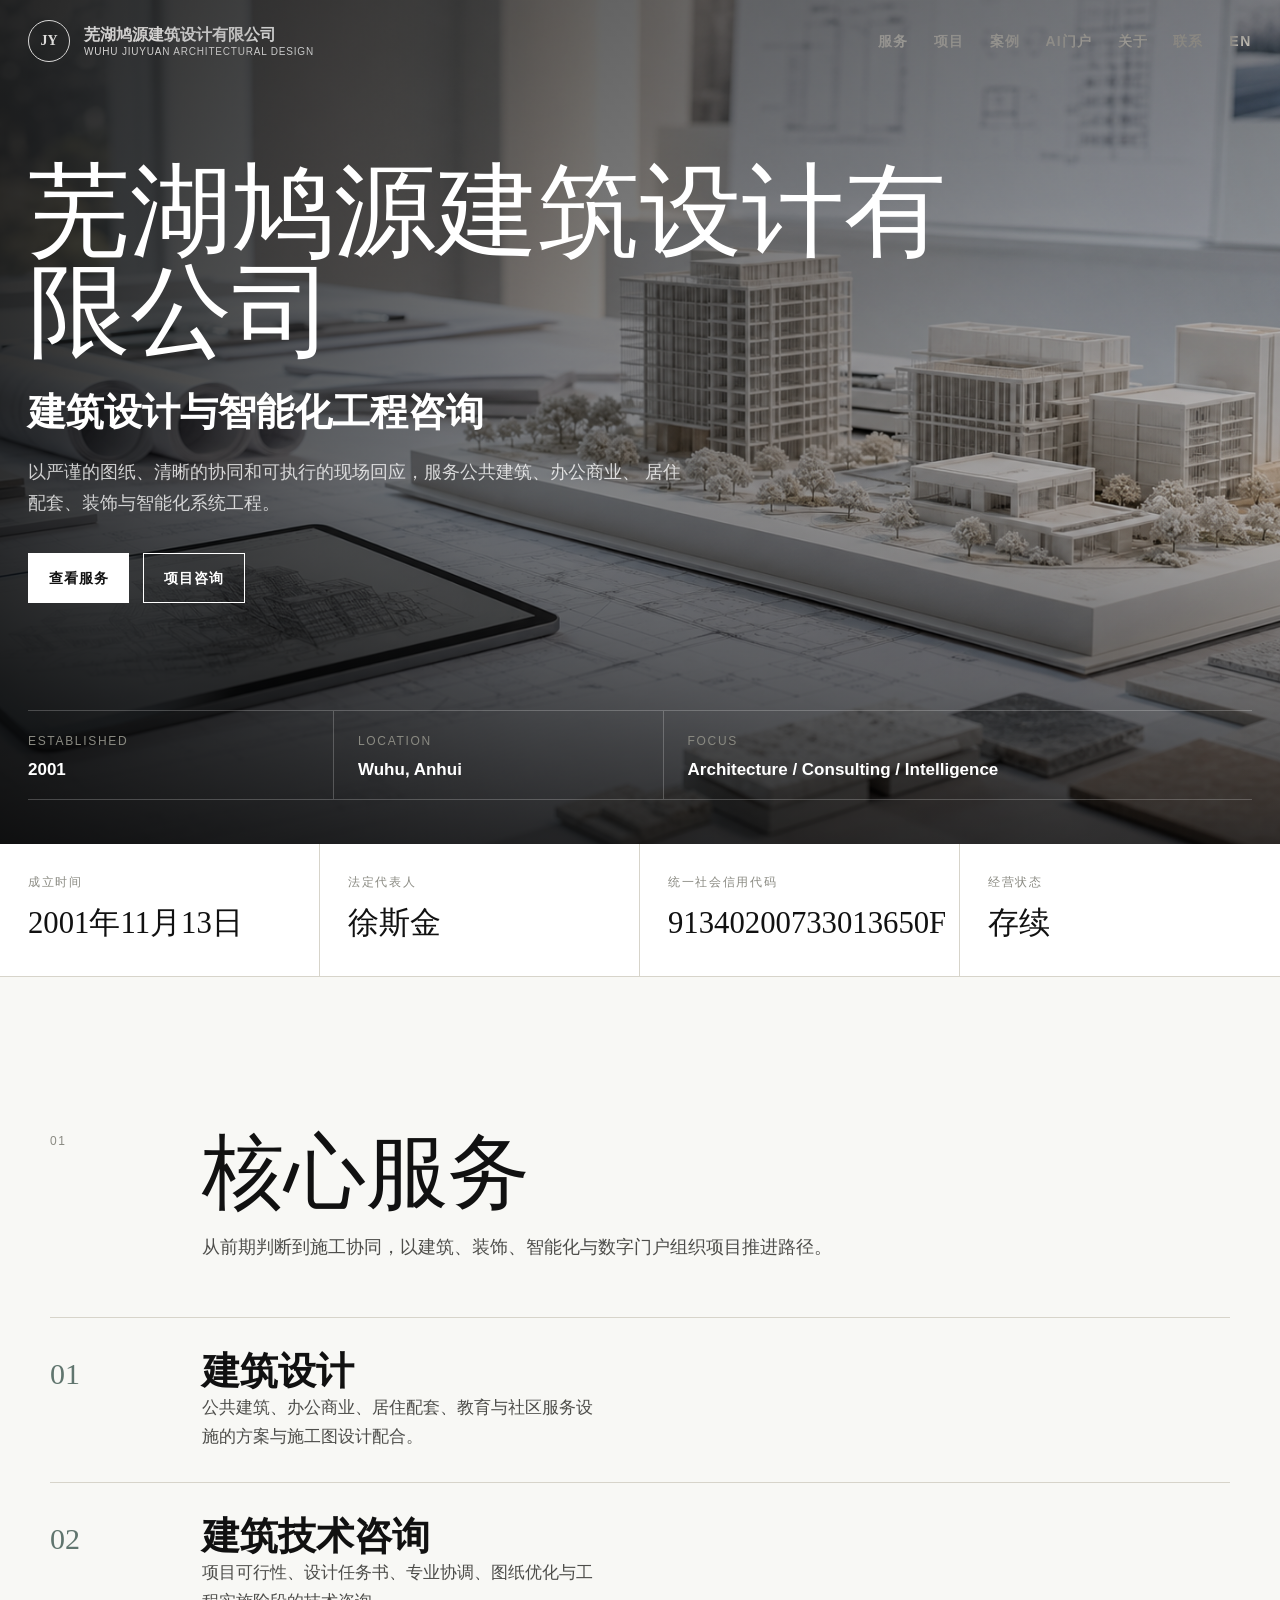
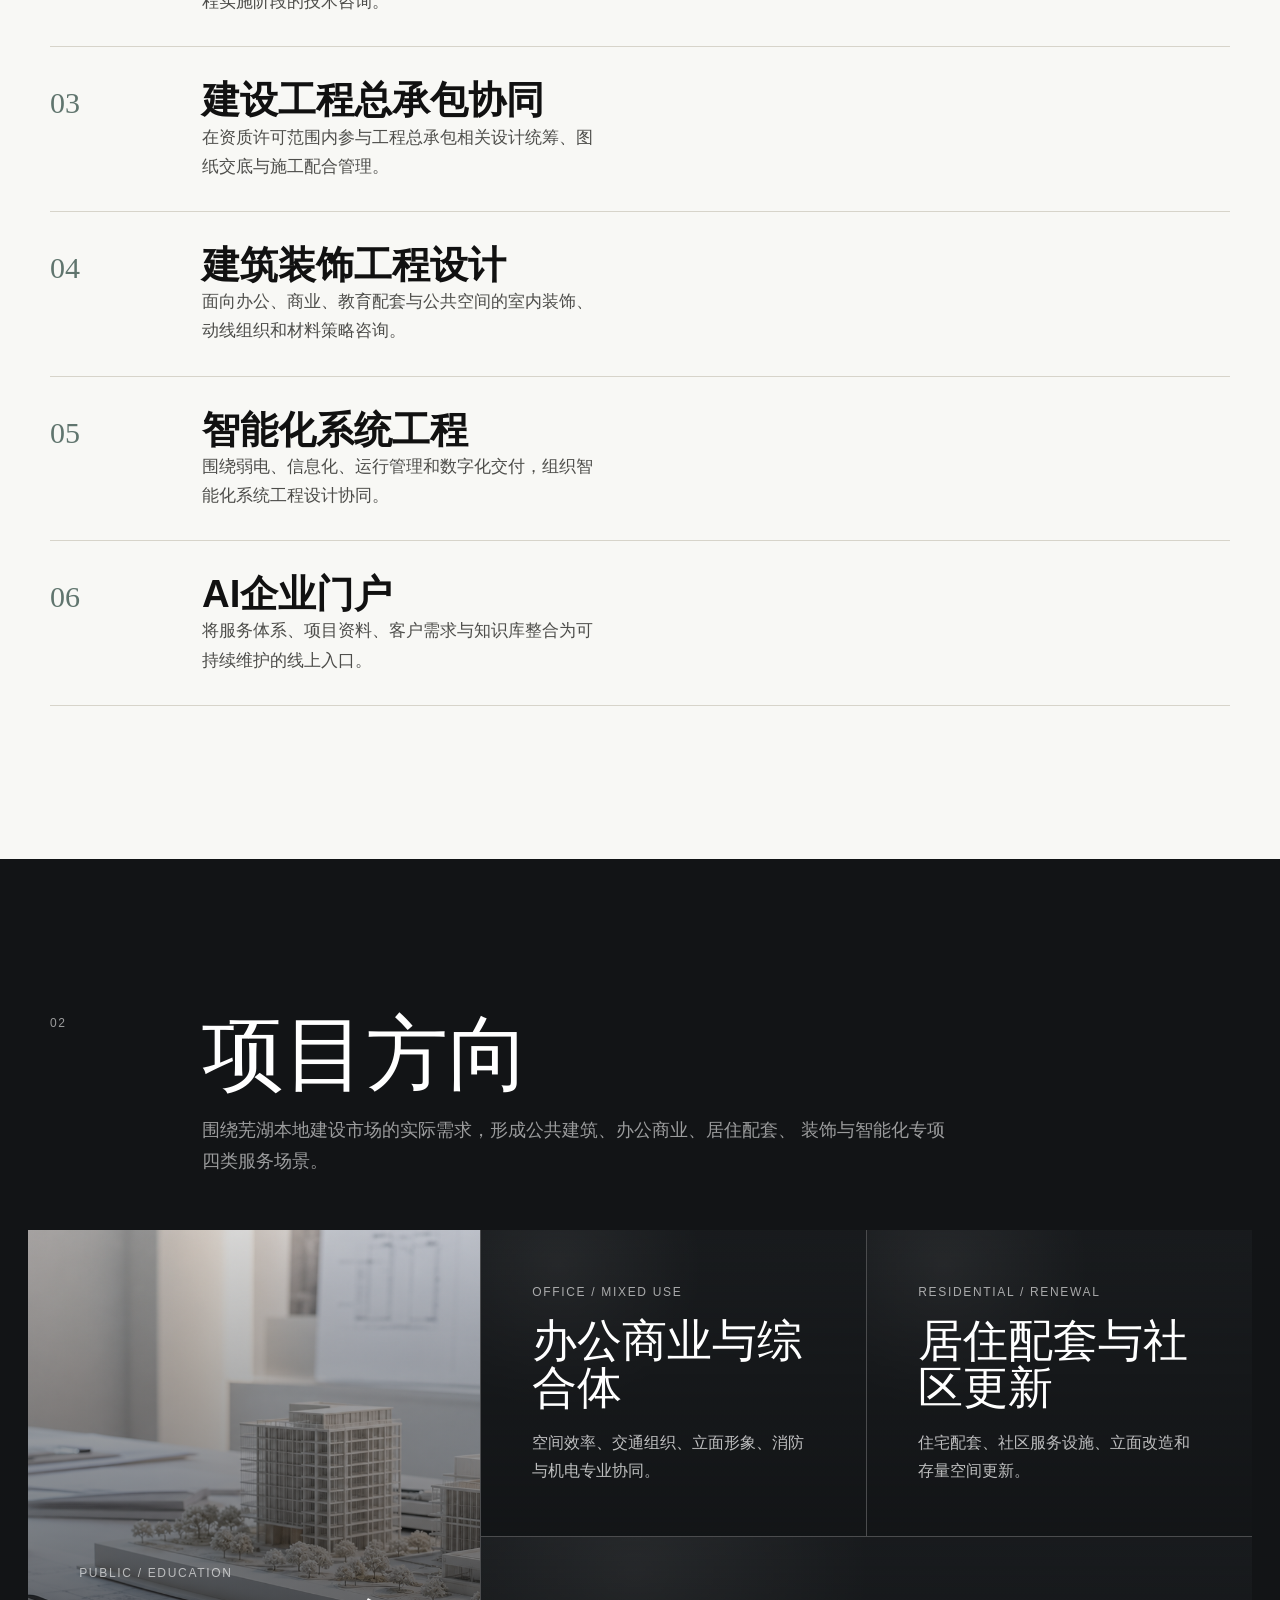
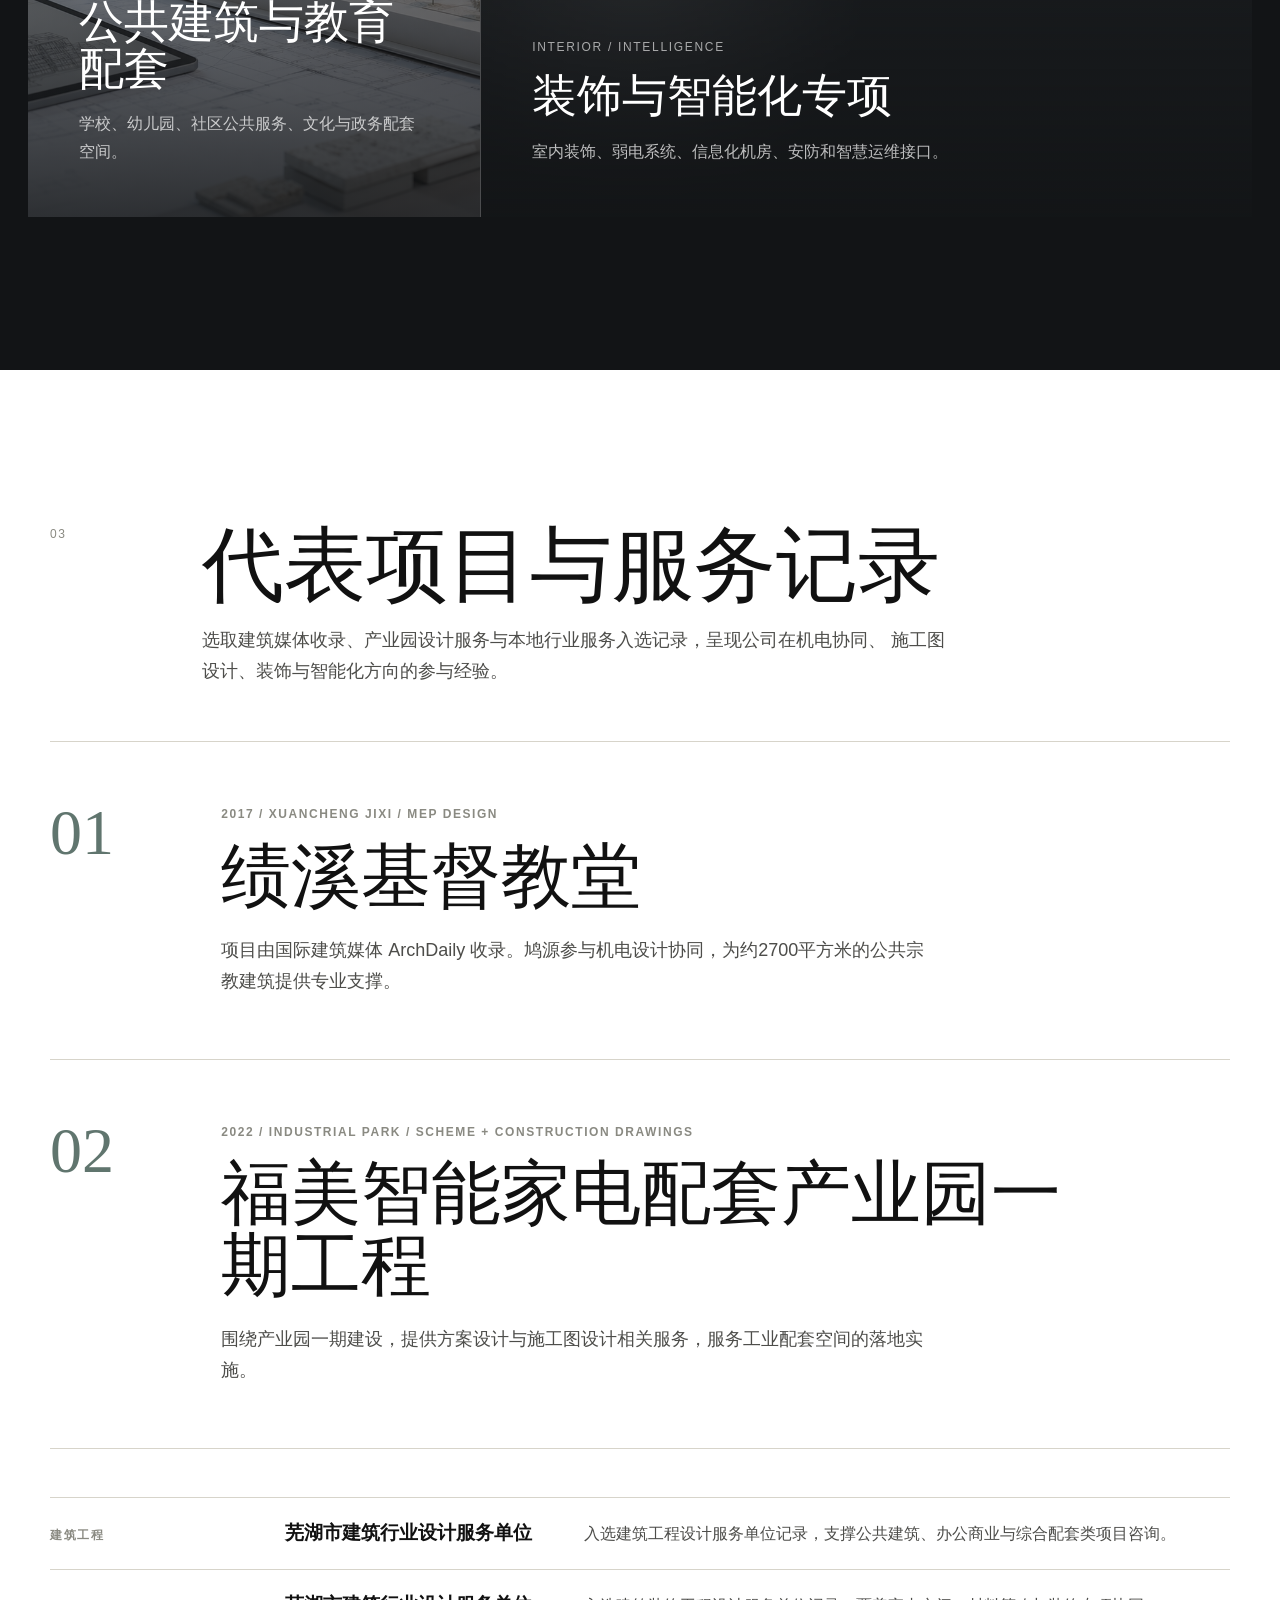
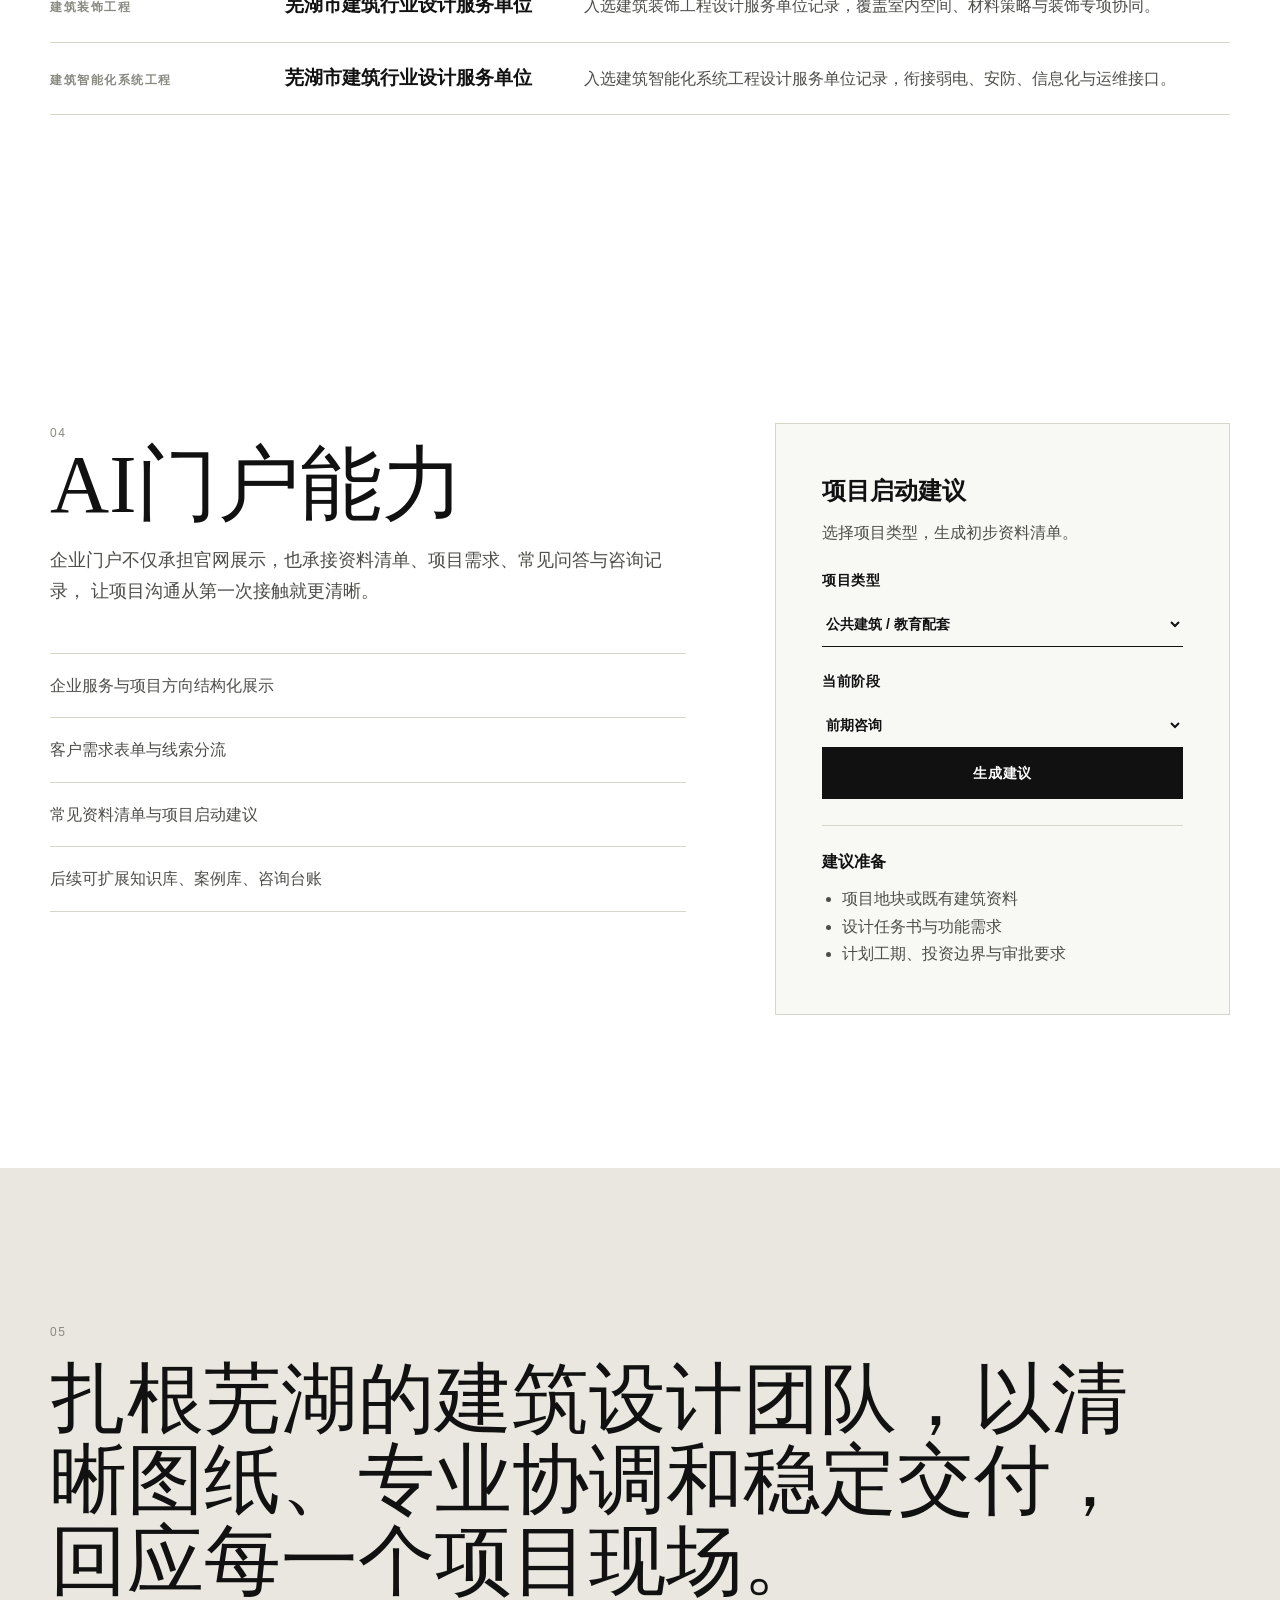
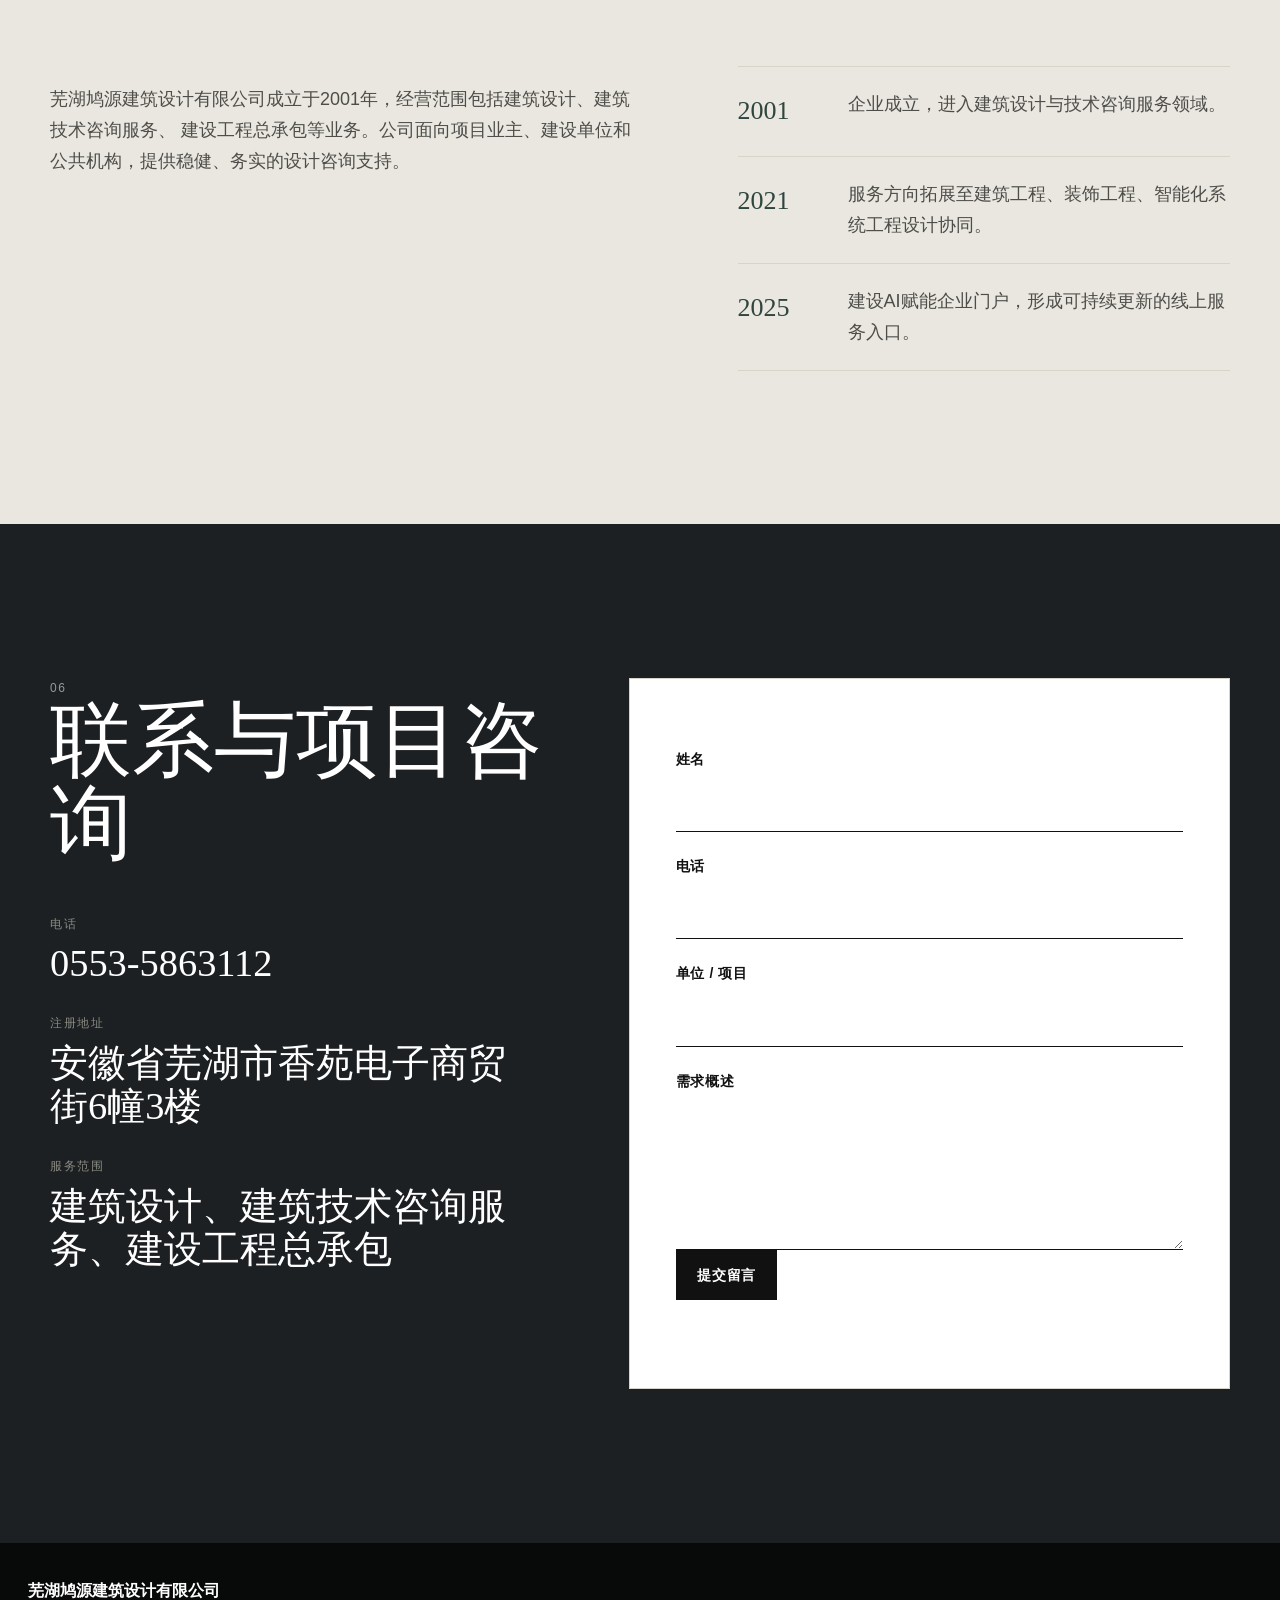
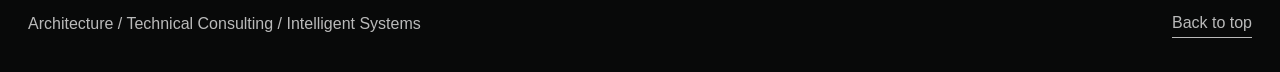
<file: index.html>
<!doctype html>
<html lang="zh-CN">
  <head>
    <meta charset="utf-8" />
    <meta name="viewport" content="width=device-width, initial-scale=1" />
    <meta http-equiv="refresh" content="0; url=website/" />
    <title>芜湖鸠源建筑设计有限公司</title>
    <script>
      window.location.replace("website/");
    </script>
  </head>
  <body>
    <p><a href="website/">进入芜湖鸠源建筑设计有限公司官网</a></p>
  </body>
</html>
</file>
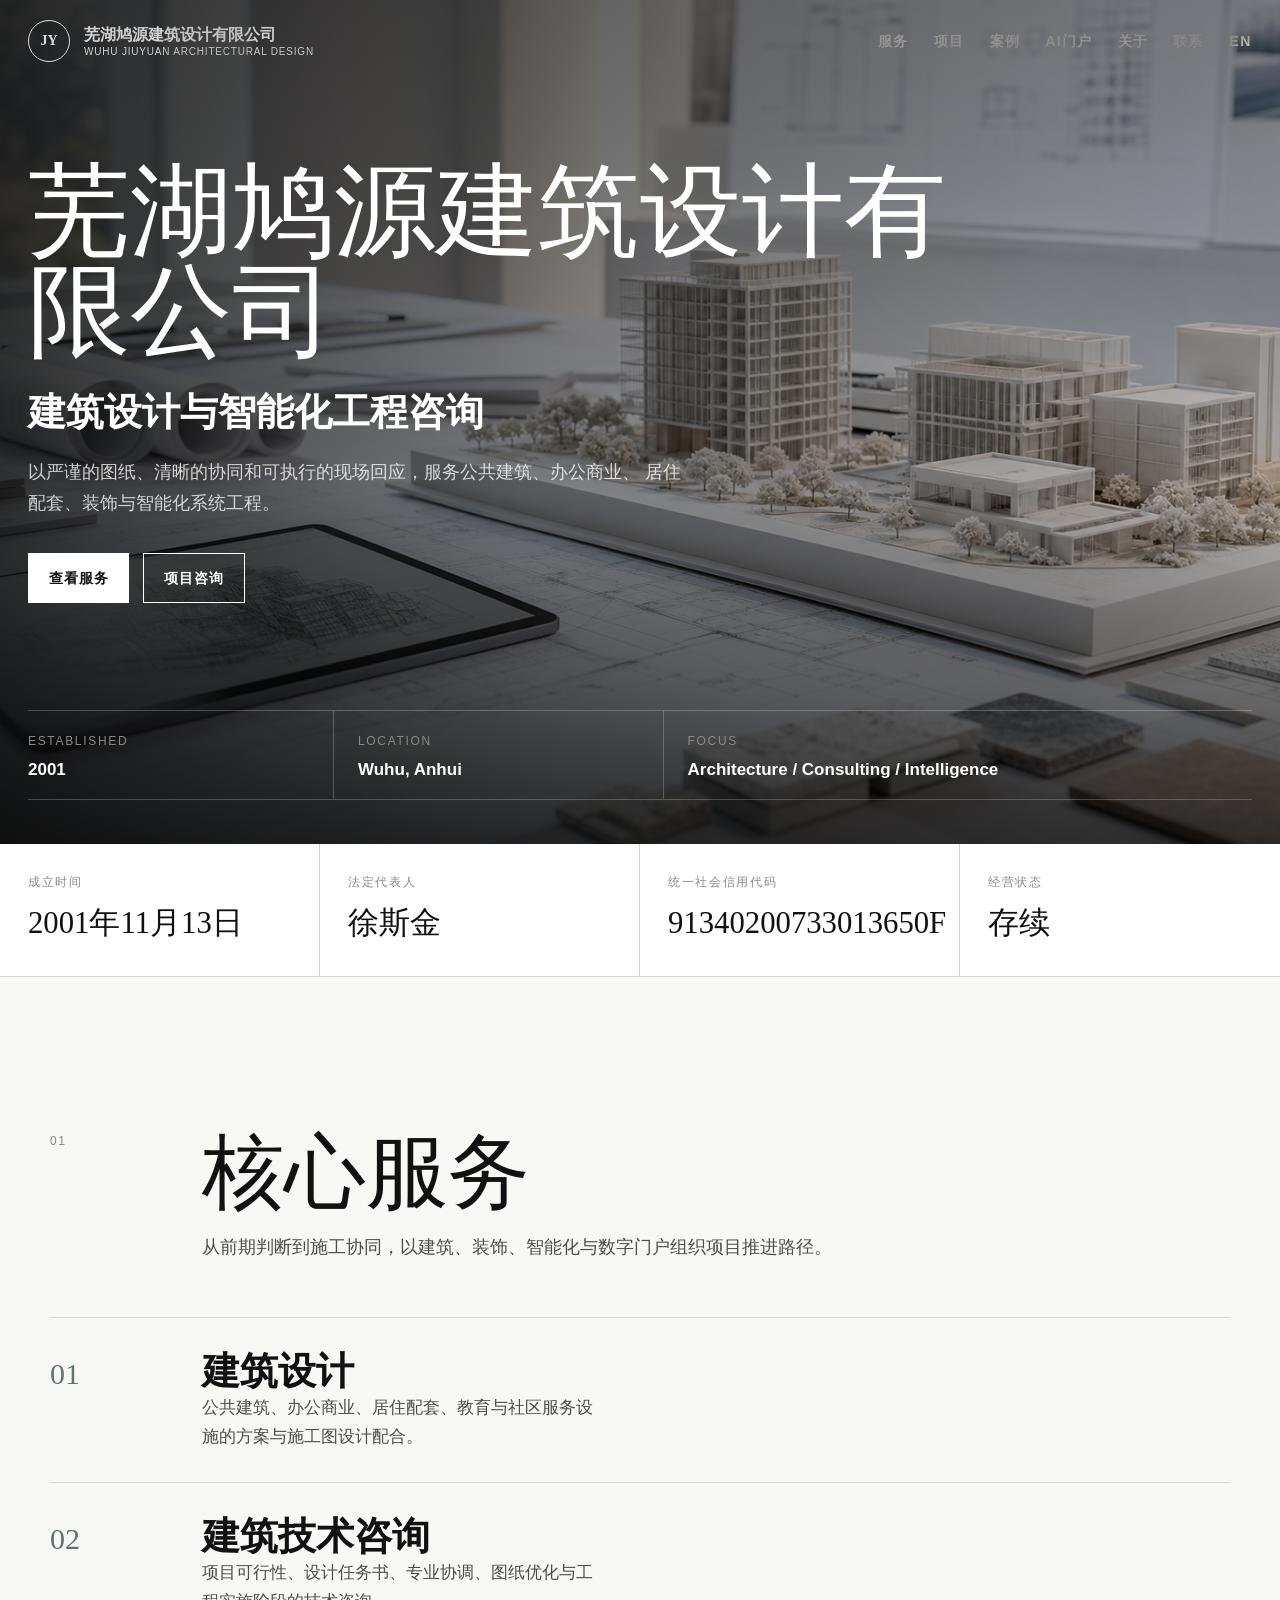
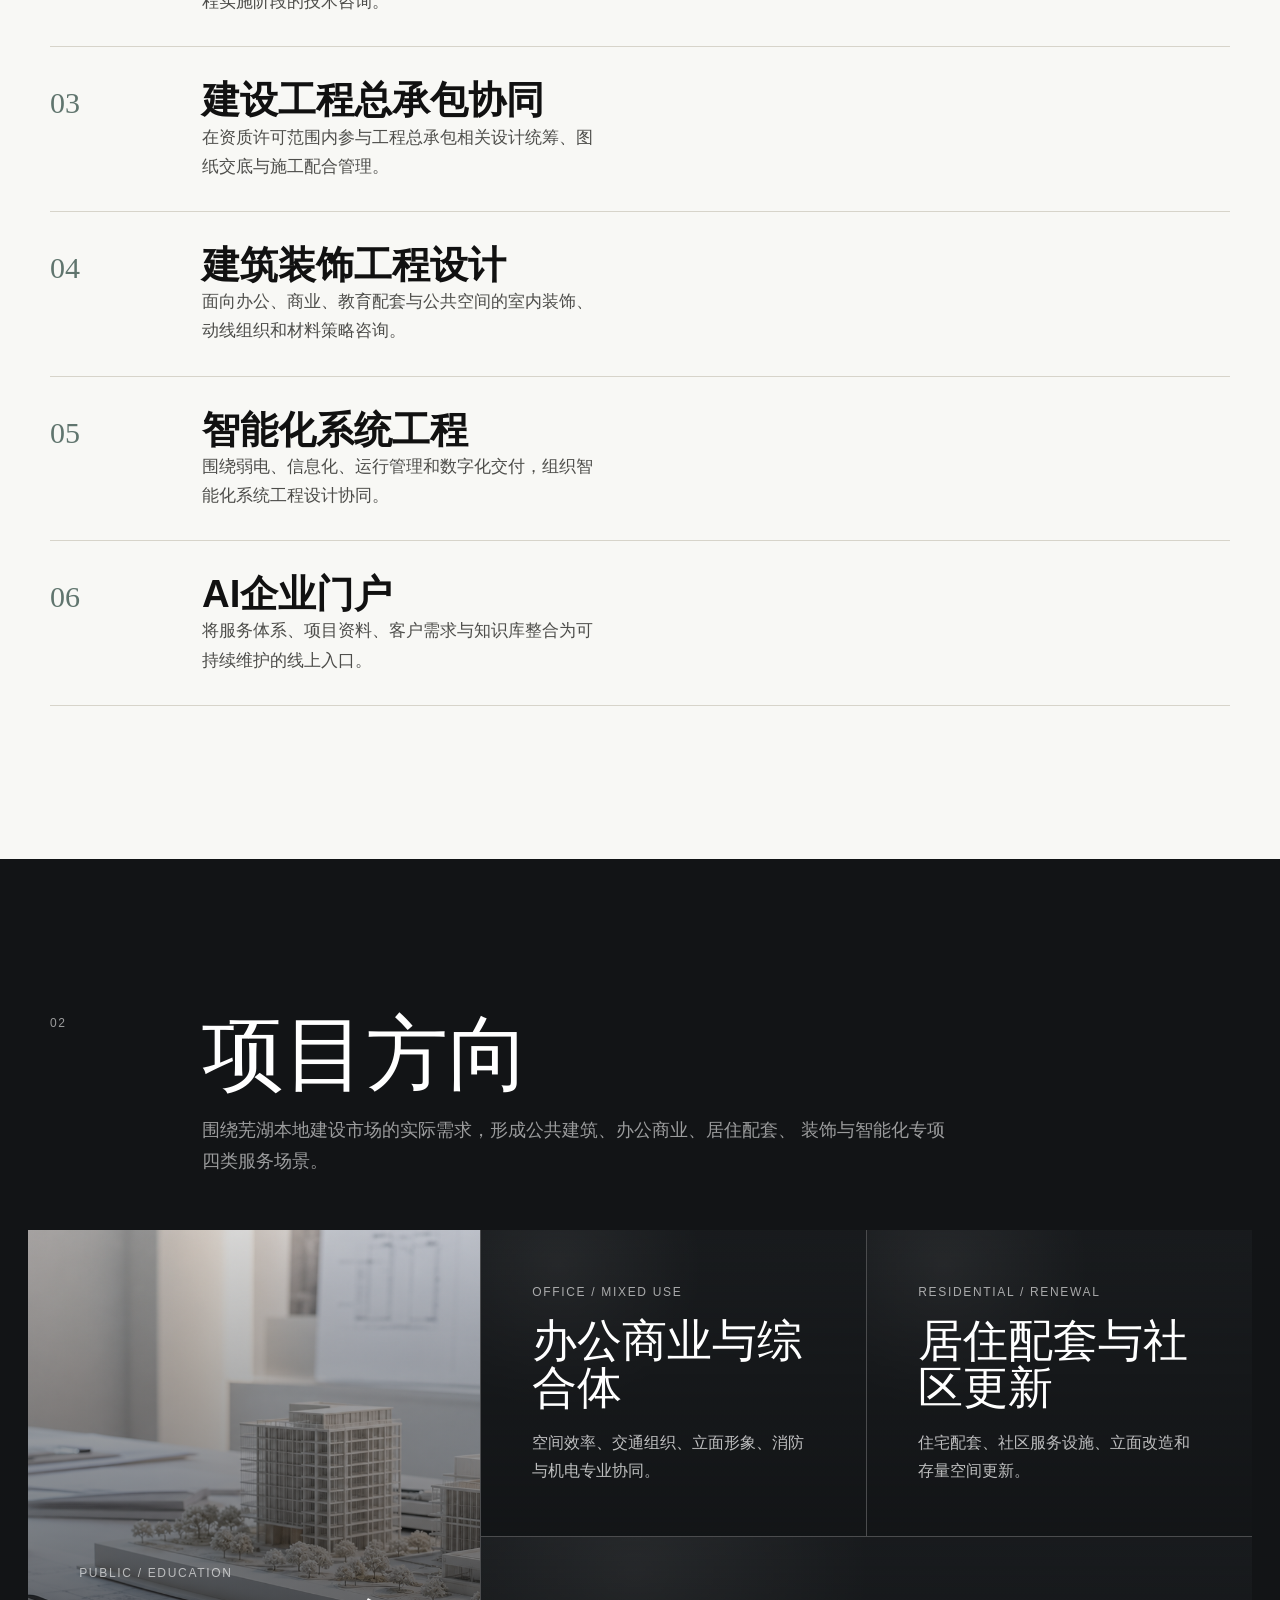
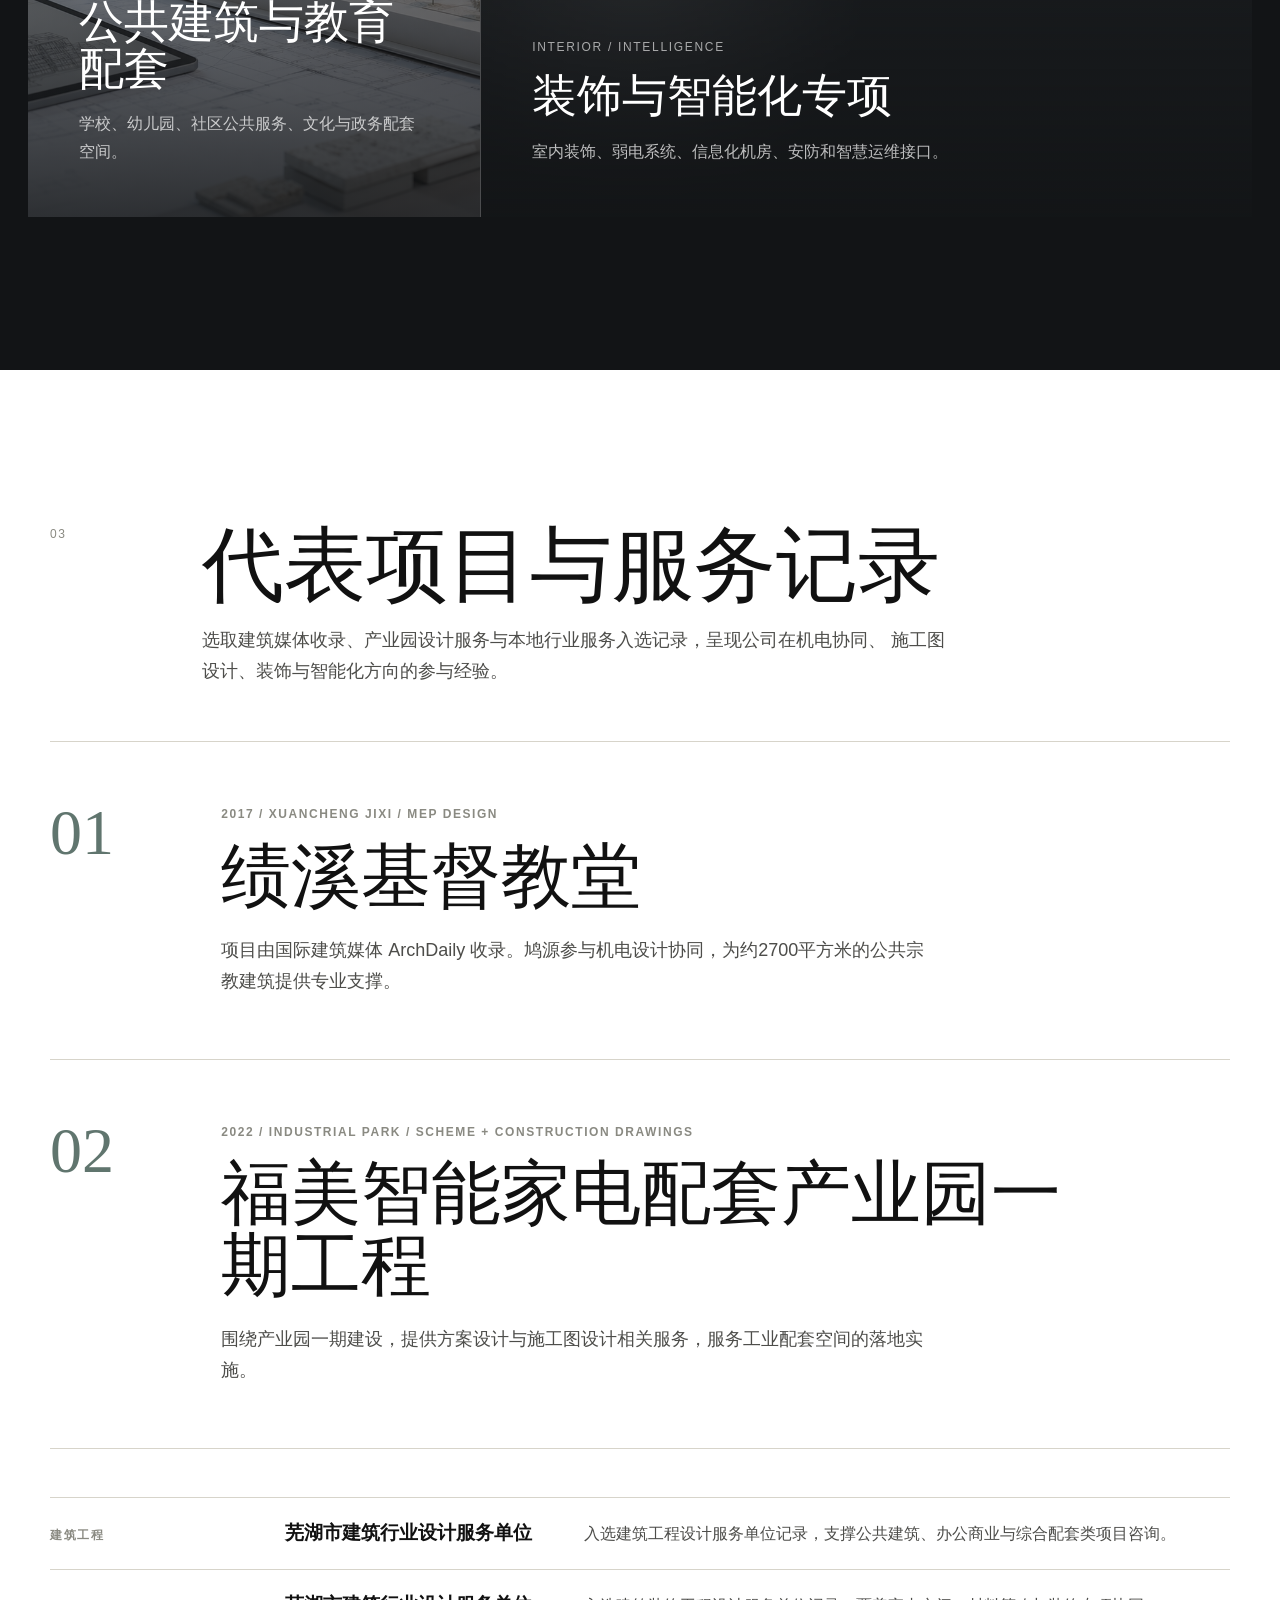
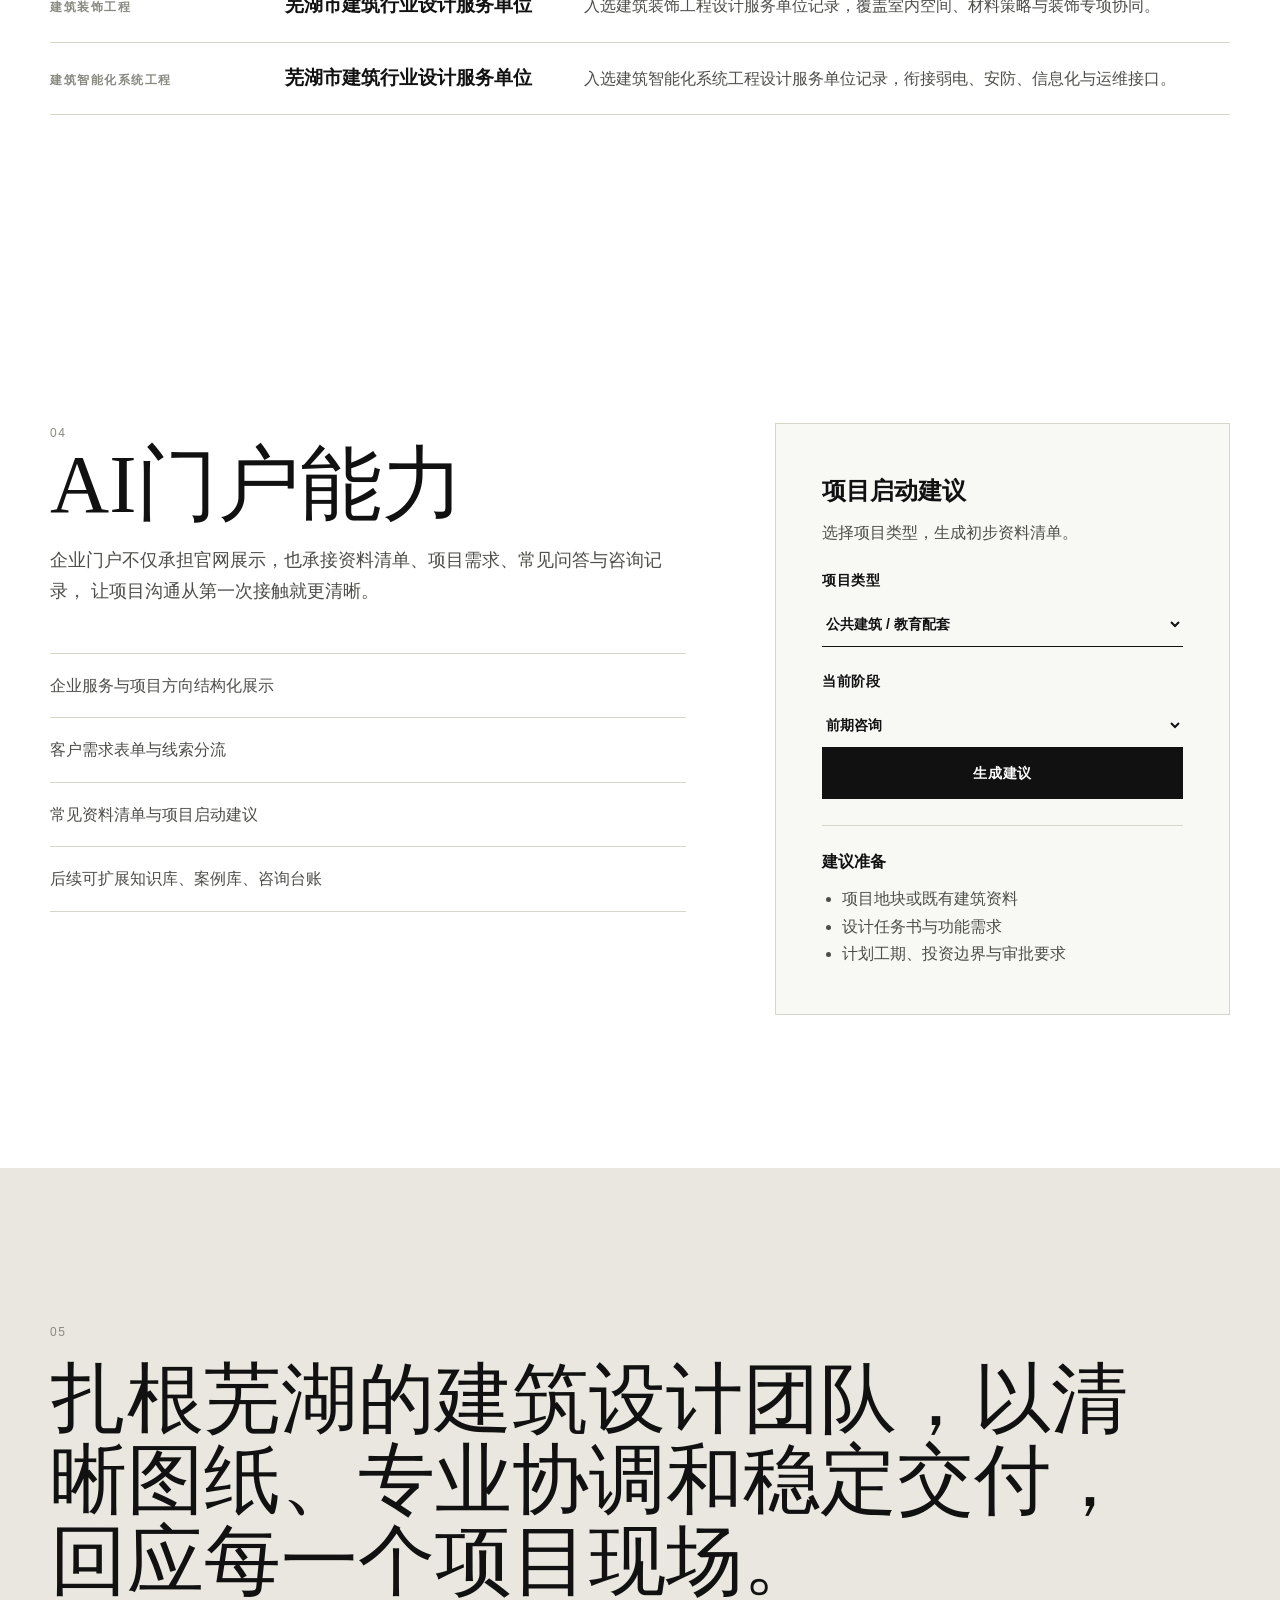
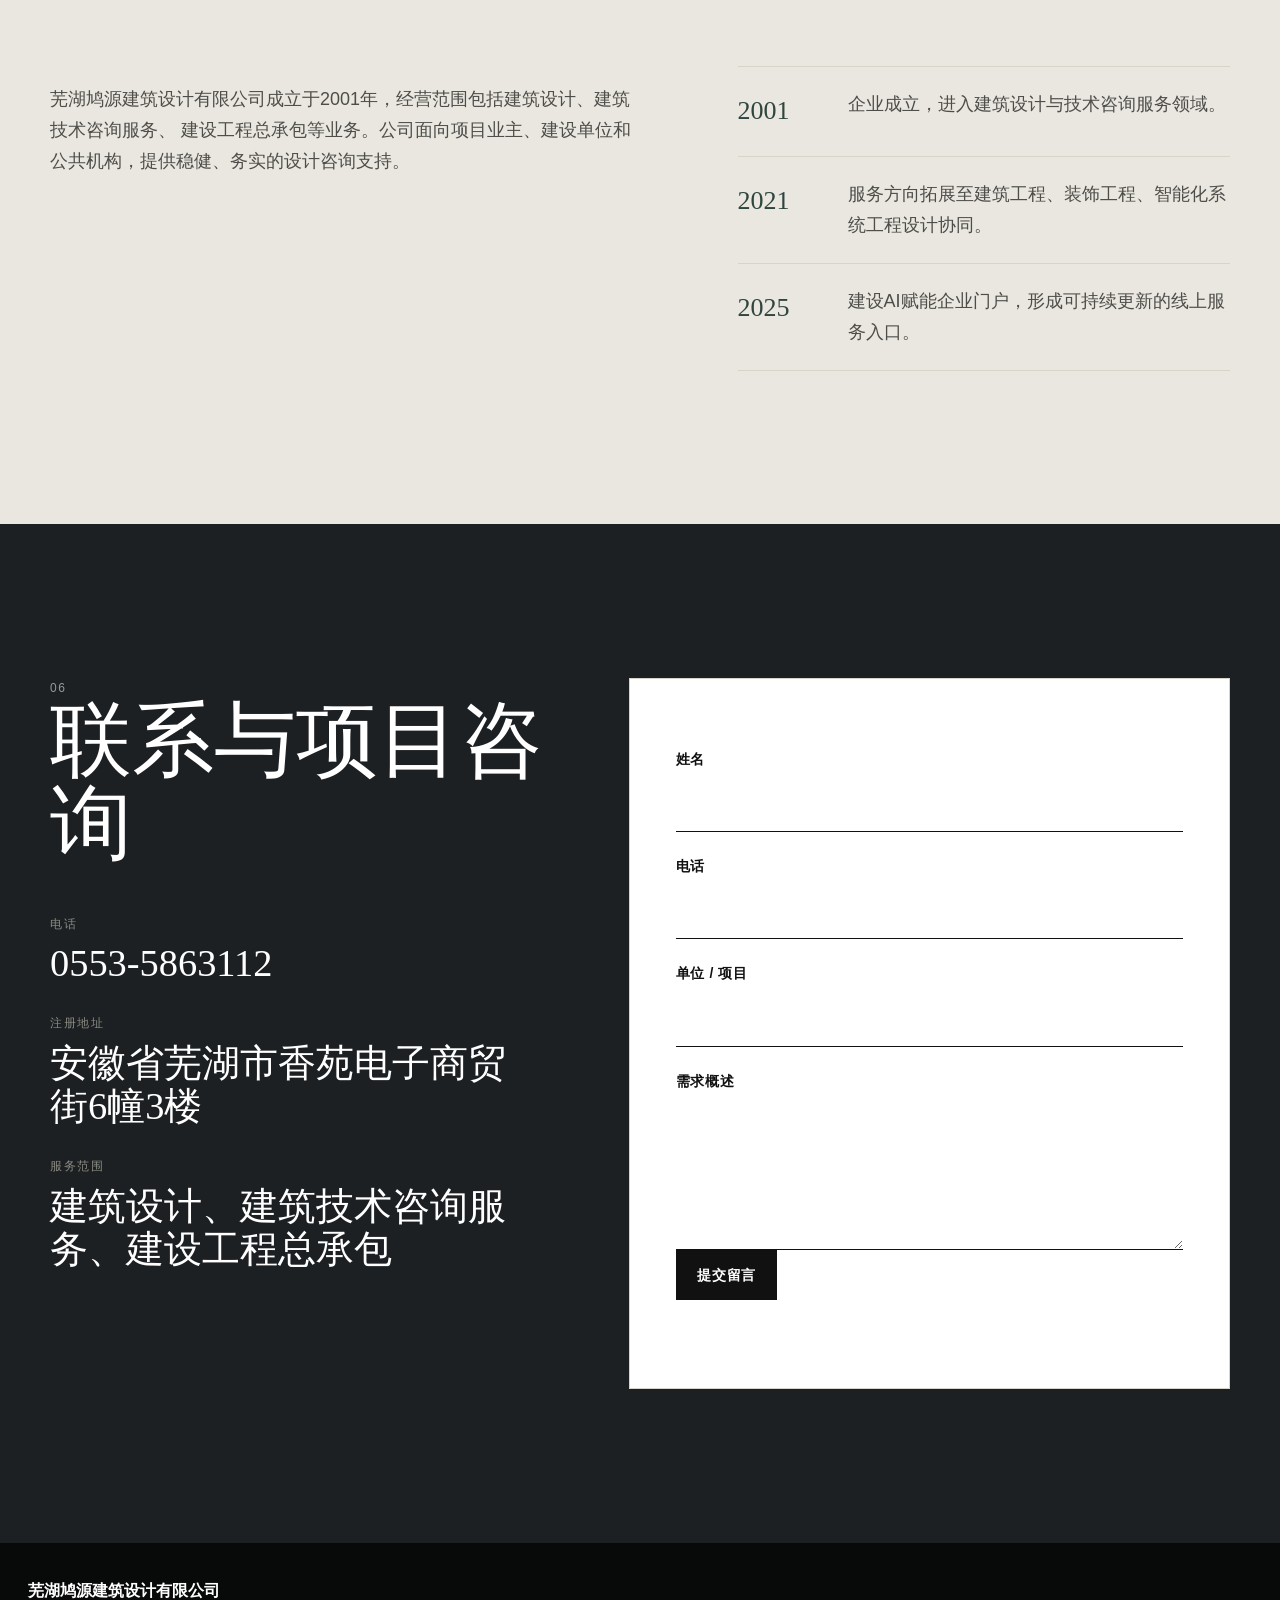
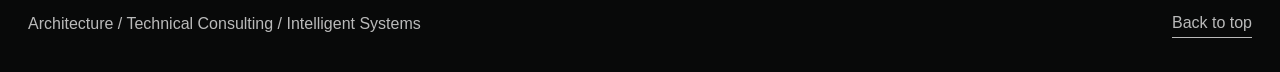
<file: website/index.html>
<!doctype html>
<html lang="zh-CN">
  <head>
    <meta charset="utf-8" />
    <meta name="viewport" content="width=device-width, initial-scale=1" />
    <title>芜湖鸠源建筑设计有限公司 | 建筑设计与智能化工程咨询</title>
    <meta
      name="description"
      content="芜湖鸠源建筑设计有限公司提供建筑设计、建筑技术咨询、建设工程总承包协同与智能化系统设计咨询服务。"
    />
    <meta name="theme-color" content="#111111" />
    <link rel="alternate" hreflang="zh-CN" href="index.html" />
    <link rel="alternate" hreflang="en" href="en.html" />
    <link rel="preload" href="assets/hero-architecture-studio.png" as="image" />
    <link rel="stylesheet" href="styles.css?v=20260703-cases2" />
  </head>
  <body>
    <a class="skip-link" href="#main">跳至主要内容</a>
    <header class="site-header" data-header>
      <div class="header-inner">
        <a class="brand" href="#top" aria-label="芜湖鸠源建筑设计有限公司首页">
          <span class="brand-mark" aria-hidden="true">JY</span>
          <span>
            <strong>芜湖鸠源建筑设计有限公司</strong>
            <small>Wuhu Jiuyuan Architectural Design</small>
          </span>
        </a>
        <button class="nav-toggle" type="button" aria-expanded="false" aria-controls="site-nav">
          <span></span>
          <span></span>
          <span></span>
          <span class="sr-only">打开导航</span>
        </button>
        <nav id="site-nav" class="site-nav" aria-label="主导航">
          <a href="#services">服务</a>
          <a href="#projects">项目</a>
          <a href="#cases">案例</a>
          <a href="#portal">AI门户</a>
          <a href="#profile">关于</a>
          <a href="#contact">联系</a>
          <a class="language-link" href="en.html" hreflang="en" lang="en">EN</a>
        </nav>
      </div>
    </header>

    <main id="main">
      <section id="top" class="hero">
        <img class="hero-bg" src="assets/hero-architecture-studio.png" alt="建筑模型、图纸与材料样板组成的设计工作台" />
        <div class="hero-scrim" aria-hidden="true"></div>
        <div class="hero-content">
          <div class="hero-copy">
            <h1>芜湖鸠源建筑设计有限公司</h1>
            <p class="hero-lede">建筑设计与智能化工程咨询</p>
            <p class="hero-body">
              以严谨的图纸、清晰的协同和可执行的现场回应，服务公共建筑、办公商业、
              居住配套、装饰与智能化系统工程。
            </p>
            <div class="hero-actions">
              <a class="button light" href="#services">查看服务</a>
              <a class="button ghost-light" href="#contact">项目咨询</a>
            </div>
          </div>
          <div class="hero-index" aria-label="企业摘要">
            <article>
              <span>Established</span>
              <strong>2001</strong>
            </article>
            <article>
              <span>Location</span>
              <strong>Wuhu, Anhui</strong>
            </article>
            <article>
              <span>Focus</span>
              <strong>Architecture / Consulting / Intelligence</strong>
            </article>
          </div>
        </div>
      </section>

      <section class="identity-strip" aria-label="企业基础信息">
        <article>
          <span>成立时间</span>
          <strong>2001年11月13日</strong>
        </article>
        <article>
          <span>法定代表人</span>
          <strong>徐斯金</strong>
        </article>
        <article>
          <span>统一社会信用代码</span>
          <strong>91340200733013650F</strong>
        </article>
        <article>
          <span>经营状态</span>
          <strong>存续</strong>
        </article>
      </section>

      <section id="services" class="section service-section">
        <div class="section-intro">
          <span class="section-number">01</span>
          <div>
            <h2>核心服务</h2>
            <p>从前期判断到施工协同，以建筑、装饰、智能化与数字门户组织项目推进路径。</p>
          </div>
        </div>
        <div class="service-index">
          <article>
            <span>01</span>
            <div>
              <h3>建筑设计</h3>
              <p>公共建筑、办公商业、居住配套、教育与社区服务设施的方案与施工图设计配合。</p>
            </div>
          </article>
          <article>
            <span>02</span>
            <div>
              <h3>建筑技术咨询</h3>
              <p>项目可行性、设计任务书、专业协调、图纸优化与工程实施阶段的技术咨询。</p>
            </div>
          </article>
          <article>
            <span>03</span>
            <div>
              <h3>建设工程总承包协同</h3>
              <p>在资质许可范围内参与工程总承包相关设计统筹、图纸交底与施工配合管理。</p>
            </div>
          </article>
          <article>
            <span>04</span>
            <div>
              <h3>建筑装饰工程设计</h3>
              <p>面向办公、商业、教育配套与公共空间的室内装饰、动线组织和材料策略咨询。</p>
            </div>
          </article>
          <article>
            <span>05</span>
            <div>
              <h3>智能化系统工程</h3>
              <p>围绕弱电、信息化、运行管理和数字化交付，组织智能化系统工程设计协同。</p>
            </div>
          </article>
          <article>
            <span>06</span>
            <div>
              <h3>AI企业门户</h3>
              <p>将服务体系、项目资料、客户需求与知识库整合为可持续维护的线上入口。</p>
            </div>
          </article>
        </div>
      </section>

      <section id="projects" class="section project-section">
        <div class="section-intro invert">
          <span class="section-number">02</span>
          <div>
            <h2>项目方向</h2>
            <p>
              围绕芜湖本地建设市场的实际需求，形成公共建筑、办公商业、居住配套、
              装饰与智能化专项四类服务场景。
            </p>
          </div>
        </div>
        <div class="project-grid">
          <article class="project-card large">
            <span>Public / Education</span>
            <h3>公共建筑与教育配套</h3>
            <p>学校、幼儿园、社区公共服务、文化与政务配套空间。</p>
          </article>
          <article class="project-card">
            <span>Office / Mixed Use</span>
            <h3>办公商业与综合体</h3>
            <p>空间效率、交通组织、立面形象、消防与机电专业协同。</p>
          </article>
          <article class="project-card">
            <span>Residential / Renewal</span>
            <h3>居住配套与社区更新</h3>
            <p>住宅配套、社区服务设施、立面改造和存量空间更新。</p>
          </article>
          <article class="project-card wide">
            <span>Interior / Intelligence</span>
            <h3>装饰与智能化专项</h3>
            <p>室内装饰、弱电系统、信息化机房、安防和智慧运维接口。</p>
          </article>
        </div>
      </section>

      <section id="cases" class="section case-section">
        <div class="section-intro">
          <span class="section-number">03</span>
          <div>
            <h2>代表项目与服务记录</h2>
            <p>
              选取建筑媒体收录、产业园设计服务与本地行业服务入选记录，呈现公司在机电协同、
              施工图设计、装饰与智能化方向的参与经验。
            </p>
          </div>
        </div>
        <div class="case-layout">
          <div class="case-feature-grid">
            <article class="case-feature">
              <div class="case-index">01</div>
              <div>
                <span>2017 / Xuancheng Jixi / MEP Design</span>
                <h3>绩溪基督教堂</h3>
                <p>
                  项目由国际建筑媒体 ArchDaily 收录。鸠源参与机电设计协同，为约2700平方米的公共宗教建筑提供专业支撑。
                </p>
              </div>
            </article>
            <article class="case-feature">
              <div class="case-index">02</div>
              <div>
                <span>2022 / Industrial Park / Scheme + Construction Drawings</span>
                <h3>福美智能家电配套产业园一期工程</h3>
                <p>
                  围绕产业园一期建设，提供方案设计与施工图设计相关服务，服务工业配套空间的落地实施。
                </p>
              </div>
            </article>
          </div>
          <div class="case-records" aria-label="服务入选记录">
            <article>
              <span>建筑工程</span>
              <h3>芜湖市建筑行业设计服务单位</h3>
              <p>入选建筑工程设计服务单位记录，支撑公共建筑、办公商业与综合配套类项目咨询。</p>
            </article>
            <article>
              <span>建筑装饰工程</span>
              <h3>芜湖市建筑行业设计服务单位</h3>
              <p>入选建筑装饰工程设计服务单位记录，覆盖室内空间、材料策略与装饰专项协同。</p>
            </article>
            <article>
              <span>建筑智能化系统工程</span>
              <h3>芜湖市建筑行业设计服务单位</h3>
              <p>入选建筑智能化系统工程设计服务单位记录，衔接弱电、安防、信息化与运维接口。</p>
            </article>
          </div>
        </div>
      </section>

      <section id="portal" class="section portal-section">
        <div class="portal-layout">
          <div class="portal-copy">
            <span class="section-number">04</span>
            <h2>AI门户能力</h2>
            <p>
              企业门户不仅承担官网展示，也承接资料清单、项目需求、常见问答与咨询记录，
              让项目沟通从第一次接触就更清晰。
            </p>
            <ul class="discipline-list">
              <li>企业服务与项目方向结构化展示</li>
              <li>客户需求表单与线索分流</li>
              <li>常见资料清单与项目启动建议</li>
              <li>后续可扩展知识库、案例库、咨询台账</li>
            </ul>
          </div>
          <div id="advisor" class="advisor-panel" aria-label="AI门户项目建议">
            <div class="panel-title">
              <h3>项目启动建议</h3>
              <p>选择项目类型，生成初步资料清单。</p>
            </div>
            <label>
              项目类型
              <select id="project-type">
                <option value="public">公共建筑 / 教育配套</option>
                <option value="office">办公商业 / 综合体</option>
                <option value="residential">居住配套 / 社区更新</option>
                <option value="smart">智能化系统 / 装饰专项</option>
              </select>
            </label>
            <label>
              当前阶段
              <select id="project-stage">
                <option value="early">前期咨询</option>
                <option value="design">方案与施工图</option>
                <option value="site">施工配合</option>
              </select>
            </label>
            <button class="button dark full" id="advisor-button" type="button">生成建议</button>
            <div class="advisor-result" id="advisor-result" aria-live="polite">
              <strong>建议准备</strong>
              <ul>
                <li>项目地块或既有建筑资料</li>
                <li>设计任务书与功能需求</li>
                <li>计划工期、投资边界与审批要求</li>
              </ul>
            </div>
          </div>
        </div>
      </section>

      <section id="profile" class="section profile-section">
        <div class="profile-statement">
          <span class="section-number">05</span>
          <h2>
            扎根芜湖的建筑设计团队，以清晰图纸、专业协调和稳定交付，回应每一个项目现场。
          </h2>
        </div>
        <div class="profile-grid">
          <div>
            <p>
              芜湖鸠源建筑设计有限公司成立于2001年，经营范围包括建筑设计、建筑技术咨询服务、
              建设工程总承包等业务。公司面向项目业主、建设单位和公共机构，提供稳健、务实的设计咨询支持。
            </p>
          </div>
          <div class="timeline" aria-label="企业时间线">
            <article>
              <span>2001</span>
              <p>企业成立，进入建筑设计与技术咨询服务领域。</p>
            </article>
            <article>
              <span>2021</span>
              <p>服务方向拓展至建筑工程、装饰工程、智能化系统工程设计协同。</p>
            </article>
            <article>
              <span>2025</span>
              <p>建设AI赋能企业门户，形成可持续更新的线上服务入口。</p>
            </article>
          </div>
        </div>
      </section>

      <section id="contact" class="section contact-section">
        <div class="contact-layout">
          <div class="contact-copy">
            <span class="section-number">06</span>
            <h2>联系与项目咨询</h2>
            <dl>
              <div>
                <dt>电话</dt>
                <dd><a href="tel:05535863112">0553-5863112</a></dd>
              </div>
              <div>
                <dt>注册地址</dt>
                <dd>安徽省芜湖市香苑电子商贸街6幢3楼</dd>
              </div>
              <div>
                <dt>服务范围</dt>
                <dd>建筑设计、建筑技术咨询服务、建设工程总承包</dd>
              </div>
            </dl>
          </div>
          <form class="contact-form" id="contact-form">
            <label>
              姓名
              <input name="name" type="text" autocomplete="name" required />
            </label>
            <label>
              电话
              <input name="phone" type="tel" autocomplete="tel" required />
            </label>
            <label>
              单位 / 项目
              <input name="company" type="text" autocomplete="organization" />
            </label>
            <label>
              需求概述
              <textarea name="message" rows="5" required></textarea>
            </label>
            <button class="button dark" type="submit">提交留言</button>
            <p class="form-status" id="form-status" aria-live="polite"></p>
          </form>
        </div>
      </section>
    </main>

    <footer class="site-footer">
      <div>
        <strong>芜湖鸠源建筑设计有限公司</strong>
        <p>Architecture / Technical Consulting / Intelligent Systems</p>
      </div>
      <a href="#top">Back to top</a>
    </footer>
    <script src="script.js?v=20260703-cases2"></script>
  </body>
</html>
</file>
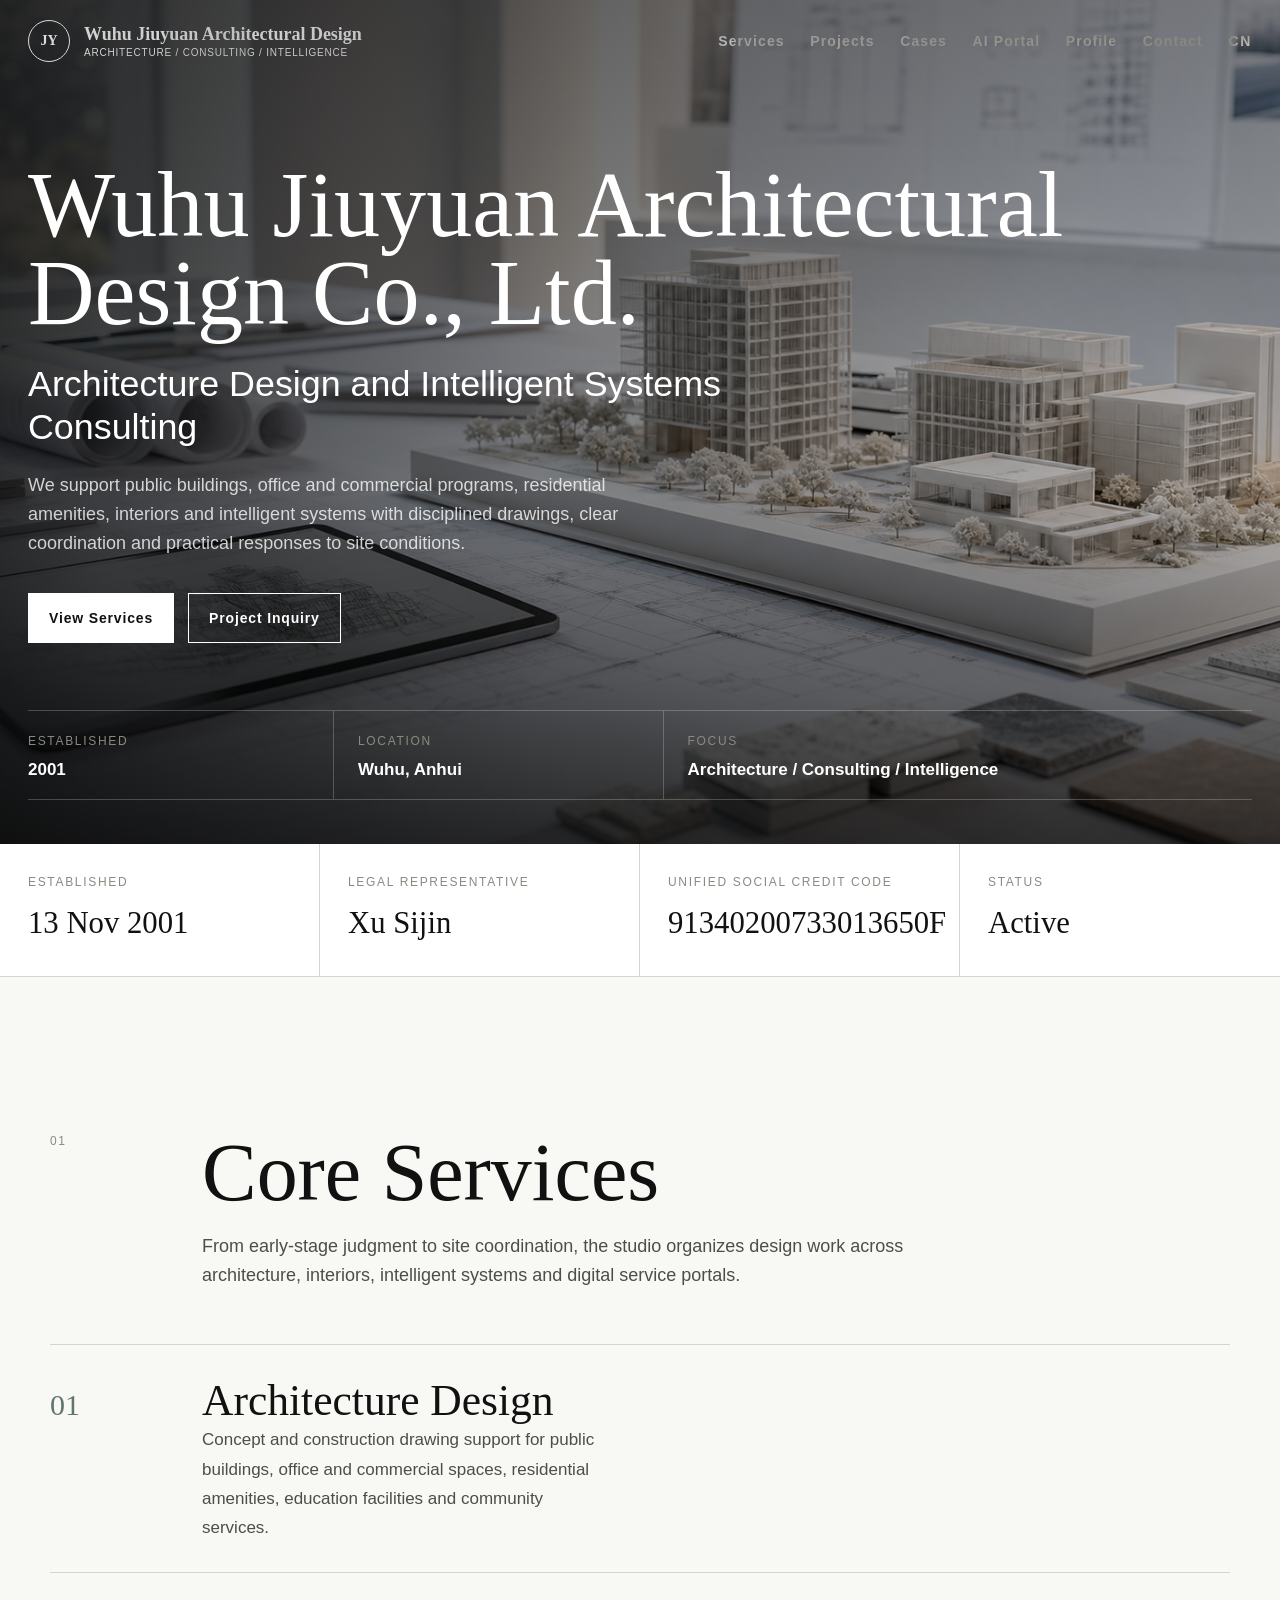
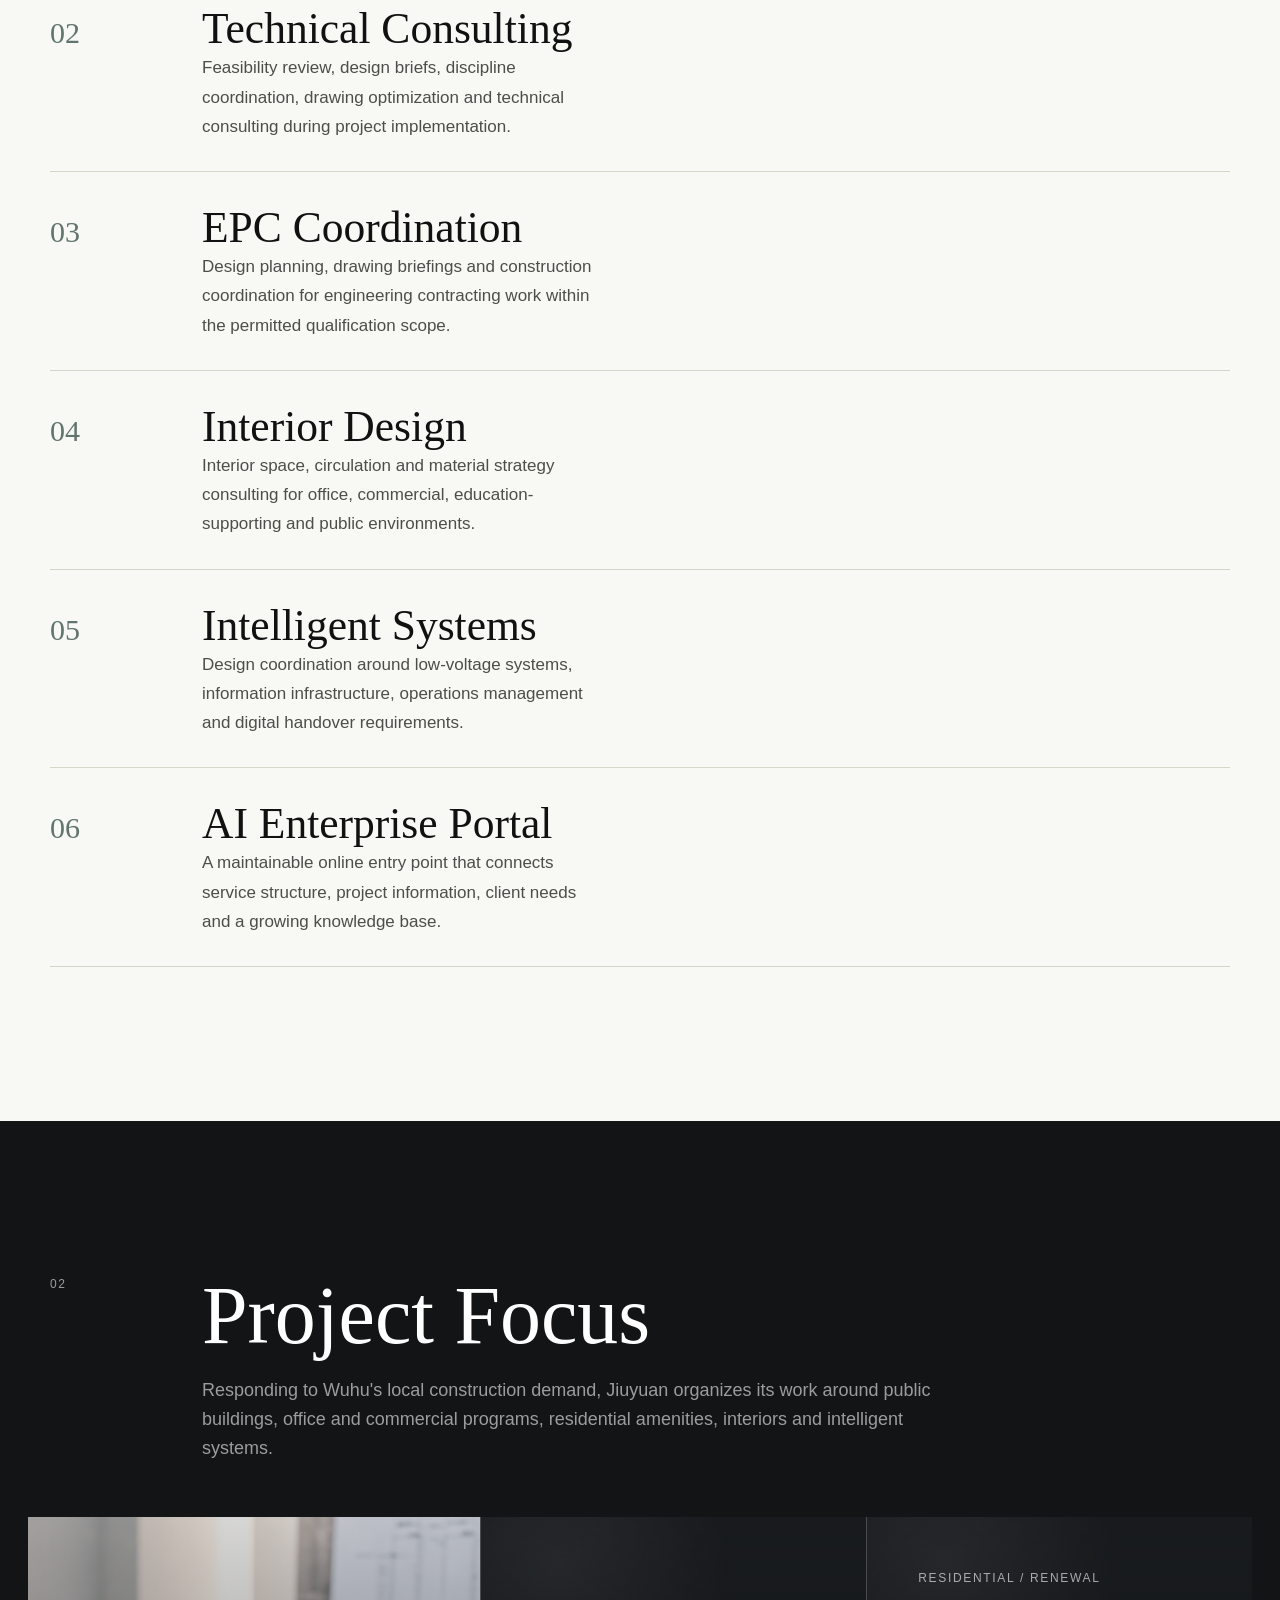
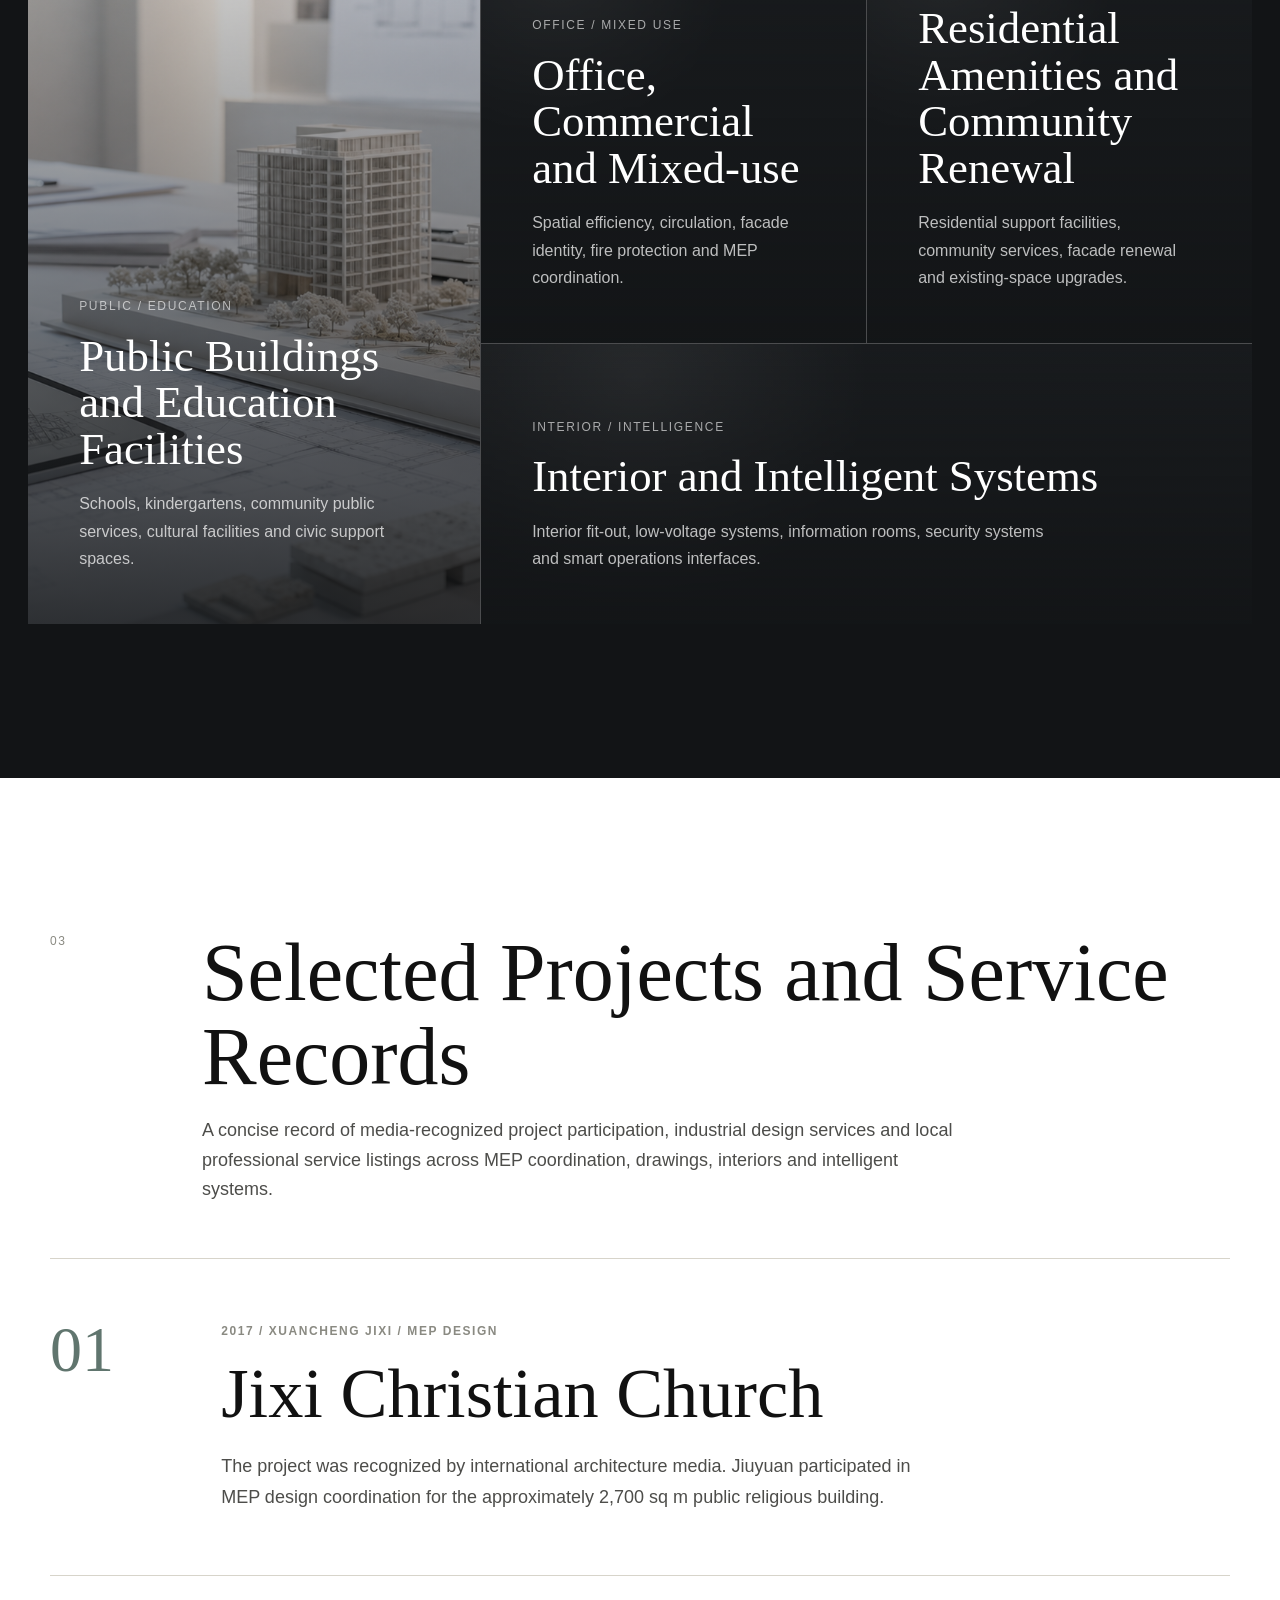
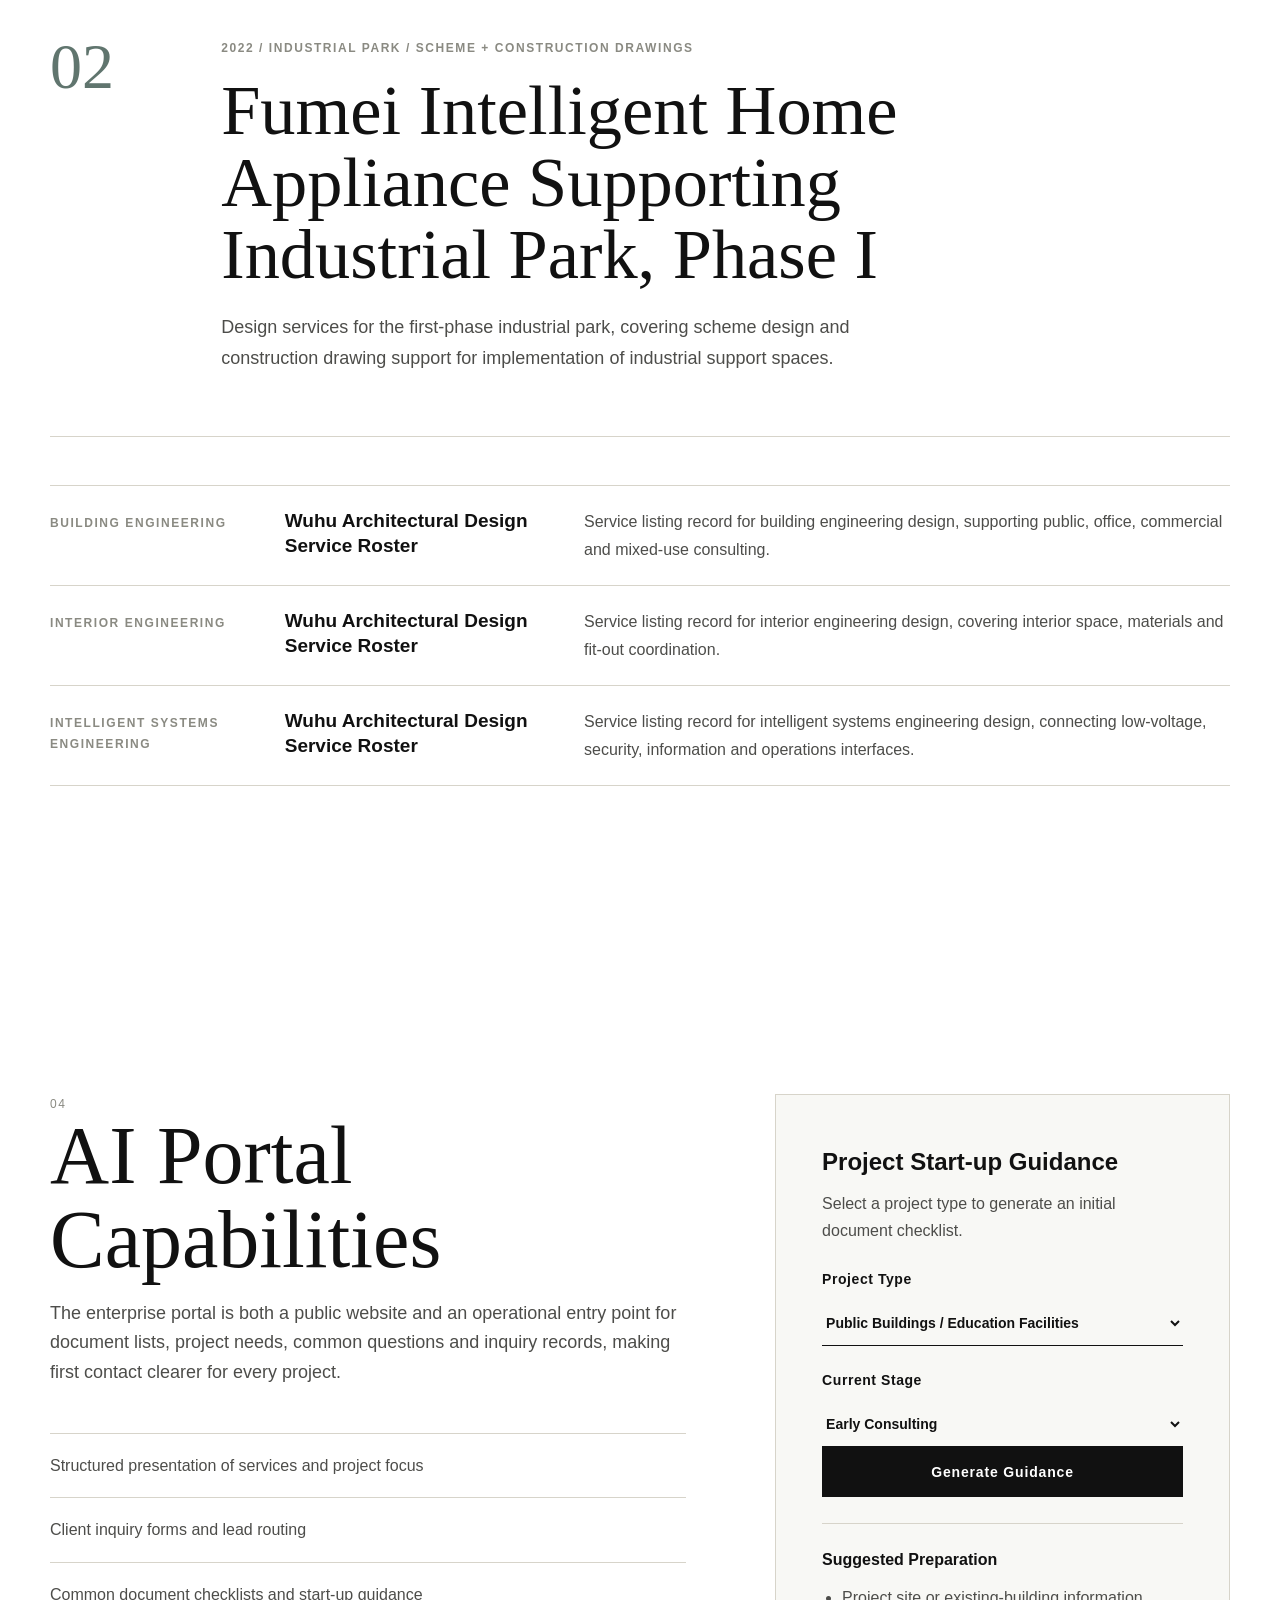
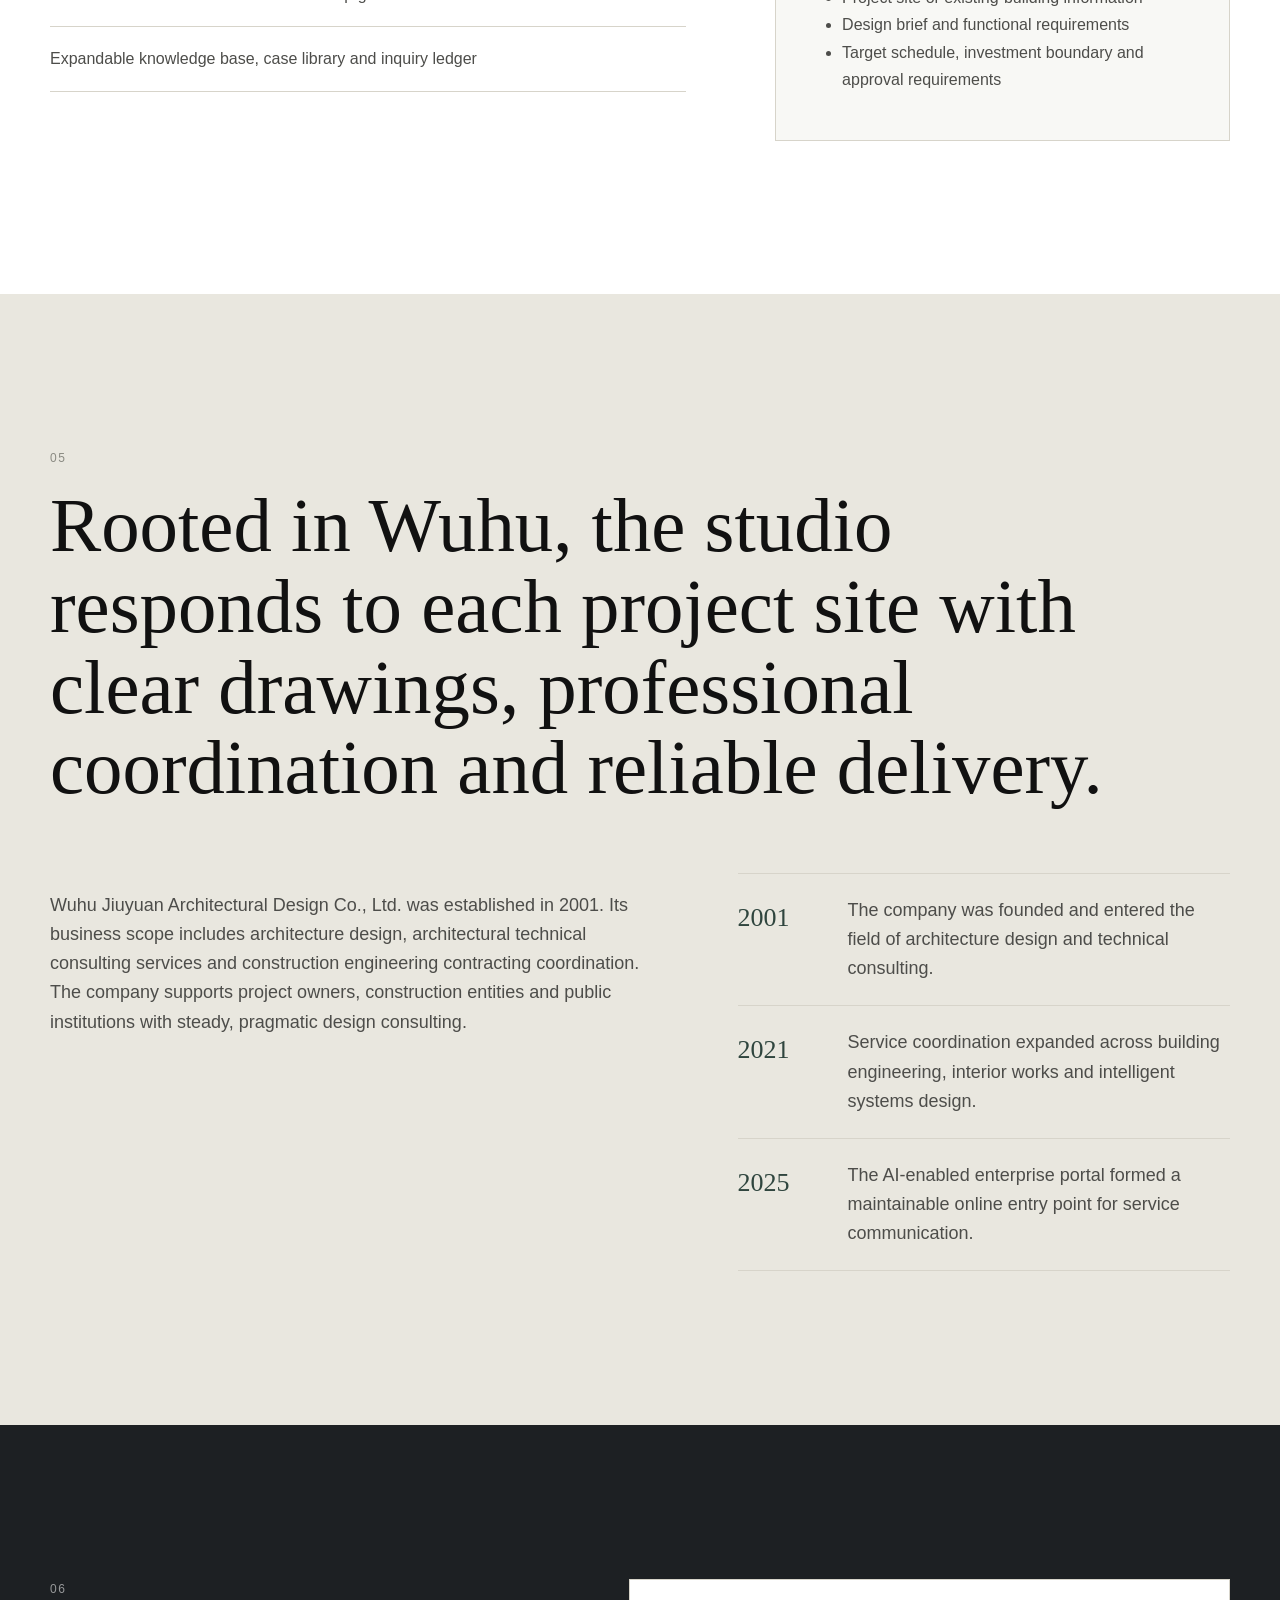
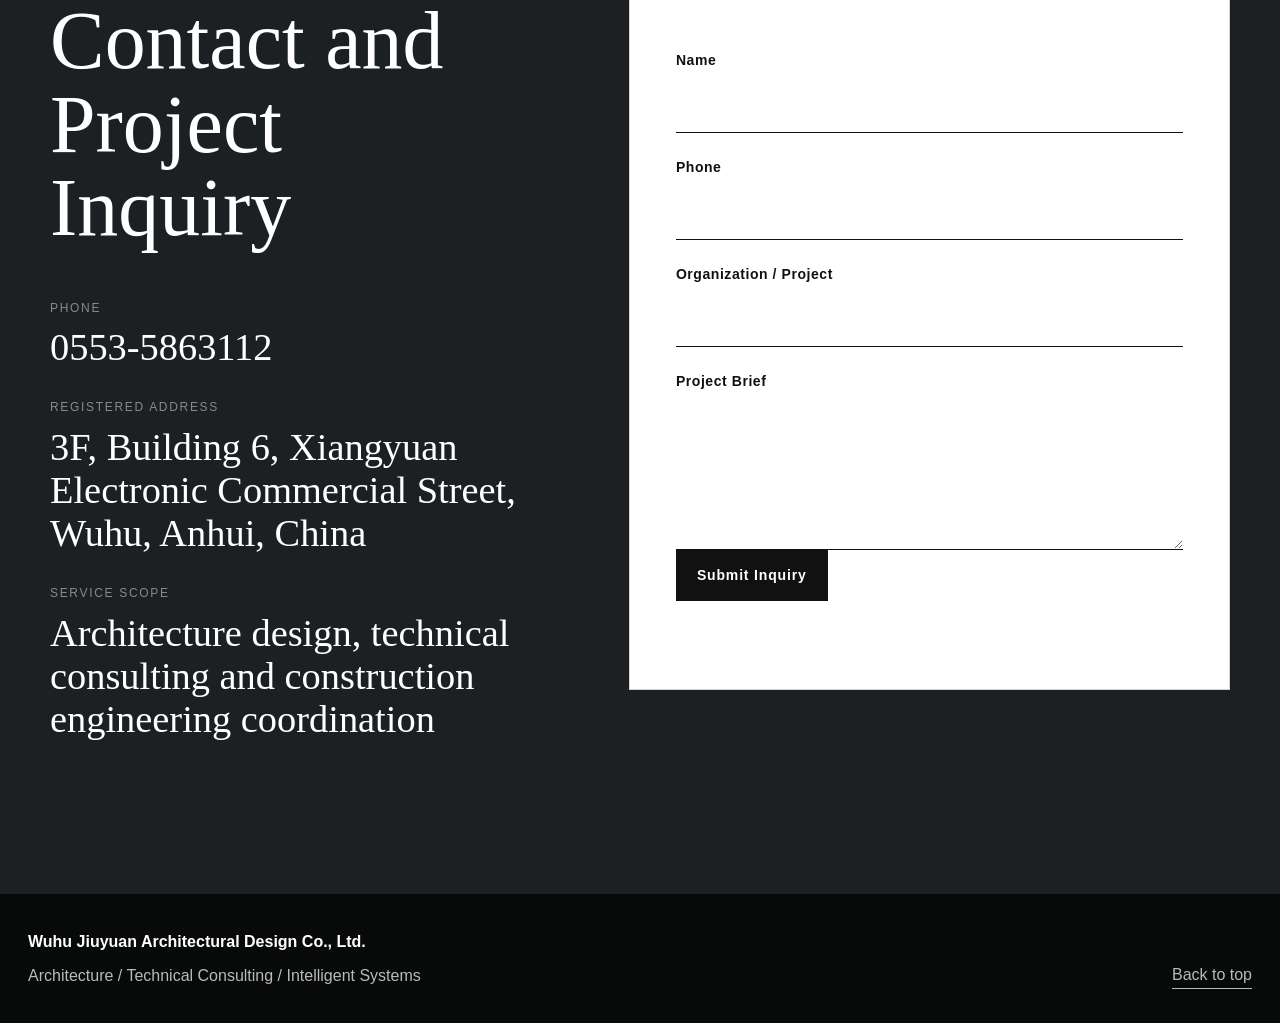
<file: website/en.html>
<!doctype html>
<html lang="en">
  <head>
    <meta charset="utf-8" />
    <meta name="viewport" content="width=device-width, initial-scale=1" />
    <title>Wuhu Jiuyuan Architectural Design Co., Ltd. | Architecture and Intelligent Systems Consulting</title>
    <meta
      name="description"
      content="Wuhu Jiuyuan Architectural Design Co., Ltd. provides architecture design, technical consulting, EPC coordination and intelligent systems design consulting services in Wuhu, Anhui."
    />
    <meta name="theme-color" content="#111111" />
    <link rel="alternate" hreflang="zh-CN" href="index.html" />
    <link rel="alternate" hreflang="en" href="en.html" />
    <link rel="preload" href="assets/hero-architecture-studio.png" as="image" />
    <link rel="stylesheet" href="styles.css?v=20260703-cases2" />
  </head>
  <body>
    <a class="skip-link" href="#main">Skip to main content</a>
    <header class="site-header" data-header>
      <div class="header-inner">
        <a class="brand" href="#top" aria-label="Wuhu Jiuyuan Architectural Design homepage">
          <span class="brand-mark" aria-hidden="true">JY</span>
          <span>
            <strong>Wuhu Jiuyuan Architectural Design</strong>
            <small>Architecture / Consulting / Intelligence</small>
          </span>
        </a>
        <button class="nav-toggle" type="button" aria-expanded="false" aria-controls="site-nav">
          <span></span>
          <span></span>
          <span></span>
          <span class="sr-only">Open navigation</span>
        </button>
        <nav id="site-nav" class="site-nav" aria-label="Primary navigation">
          <a href="#services">Services</a>
          <a href="#projects">Projects</a>
          <a href="#cases">Cases</a>
          <a href="#portal">AI Portal</a>
          <a href="#profile">Profile</a>
          <a href="#contact">Contact</a>
          <a class="language-link" href="index.html" hreflang="zh-CN" lang="zh-CN">CN</a>
        </nav>
      </div>
    </header>

    <main id="main">
      <section id="top" class="hero">
        <img class="hero-bg" src="assets/hero-architecture-studio.png" alt="Architecture studio desk with models, drawings and material samples" />
        <div class="hero-scrim" aria-hidden="true"></div>
        <div class="hero-content">
          <div class="hero-copy">
            <h1>Wuhu Jiuyuan Architectural Design Co., Ltd.</h1>
            <p class="hero-lede">Architecture Design and Intelligent Systems Consulting</p>
            <p class="hero-body">
              We support public buildings, office and commercial programs, residential amenities, interiors and
              intelligent systems with disciplined drawings, clear coordination and practical responses to site conditions.
            </p>
            <div class="hero-actions">
              <a class="button light" href="#services">View Services</a>
              <a class="button ghost-light" href="#contact">Project Inquiry</a>
            </div>
          </div>
          <div class="hero-index" aria-label="Company summary">
            <article>
              <span>Established</span>
              <strong>2001</strong>
            </article>
            <article>
              <span>Location</span>
              <strong>Wuhu, Anhui</strong>
            </article>
            <article>
              <span>Focus</span>
              <strong>Architecture / Consulting / Intelligence</strong>
            </article>
          </div>
        </div>
      </section>

      <section class="identity-strip" aria-label="Corporate identity">
        <article>
          <span>Established</span>
          <strong>13 Nov 2001</strong>
        </article>
        <article>
          <span>Legal Representative</span>
          <strong>Xu Sijin</strong>
        </article>
        <article>
          <span>Unified Social Credit Code</span>
          <strong>91340200733013650F</strong>
        </article>
        <article>
          <span>Status</span>
          <strong>Active</strong>
        </article>
      </section>

      <section id="services" class="section service-section">
        <div class="section-intro">
          <span class="section-number">01</span>
          <div>
            <h2>Core Services</h2>
            <p>From early-stage judgment to site coordination, the studio organizes design work across architecture, interiors, intelligent systems and digital service portals.</p>
          </div>
        </div>
        <div class="service-index">
          <article>
            <span>01</span>
            <div>
              <h3>Architecture Design</h3>
              <p>Concept and construction drawing support for public buildings, office and commercial spaces, residential amenities, education facilities and community services.</p>
            </div>
          </article>
          <article>
            <span>02</span>
            <div>
              <h3>Technical Consulting</h3>
              <p>Feasibility review, design briefs, discipline coordination, drawing optimization and technical consulting during project implementation.</p>
            </div>
          </article>
          <article>
            <span>03</span>
            <div>
              <h3>EPC Coordination</h3>
              <p>Design planning, drawing briefings and construction coordination for engineering contracting work within the permitted qualification scope.</p>
            </div>
          </article>
          <article>
            <span>04</span>
            <div>
              <h3>Interior Design</h3>
              <p>Interior space, circulation and material strategy consulting for office, commercial, education-supporting and public environments.</p>
            </div>
          </article>
          <article>
            <span>05</span>
            <div>
              <h3>Intelligent Systems</h3>
              <p>Design coordination around low-voltage systems, information infrastructure, operations management and digital handover requirements.</p>
            </div>
          </article>
          <article>
            <span>06</span>
            <div>
              <h3>AI Enterprise Portal</h3>
              <p>A maintainable online entry point that connects service structure, project information, client needs and a growing knowledge base.</p>
            </div>
          </article>
        </div>
      </section>

      <section id="projects" class="section project-section">
        <div class="section-intro invert">
          <span class="section-number">02</span>
          <div>
            <h2>Project Focus</h2>
            <p>
              Responding to Wuhu's local construction demand, Jiuyuan organizes its work around public buildings,
              office and commercial programs, residential amenities, interiors and intelligent systems.
            </p>
          </div>
        </div>
        <div class="project-grid">
          <article class="project-card large">
            <span>Public / Education</span>
            <h3>Public Buildings and Education Facilities</h3>
            <p>Schools, kindergartens, community public services, cultural facilities and civic support spaces.</p>
          </article>
          <article class="project-card">
            <span>Office / Mixed Use</span>
            <h3>Office, Commercial and Mixed-use</h3>
            <p>Spatial efficiency, circulation, facade identity, fire protection and MEP coordination.</p>
          </article>
          <article class="project-card">
            <span>Residential / Renewal</span>
            <h3>Residential Amenities and Community Renewal</h3>
            <p>Residential support facilities, community services, facade renewal and existing-space upgrades.</p>
          </article>
          <article class="project-card wide">
            <span>Interior / Intelligence</span>
            <h3>Interior and Intelligent Systems</h3>
            <p>Interior fit-out, low-voltage systems, information rooms, security systems and smart operations interfaces.</p>
          </article>
        </div>
      </section>

      <section id="cases" class="section case-section">
        <div class="section-intro">
          <span class="section-number">03</span>
          <div>
            <h2>Selected Projects and Service Records</h2>
            <p>
              A concise record of media-recognized project participation, industrial design services and local
              professional service listings across MEP coordination, drawings, interiors and intelligent systems.
            </p>
          </div>
        </div>
        <div class="case-layout">
          <div class="case-feature-grid">
            <article class="case-feature">
              <div class="case-index">01</div>
              <div>
                <span>2017 / Xuancheng Jixi / MEP Design</span>
                <h3>Jixi Christian Church</h3>
                <p>
                  The project was recognized by international architecture media. Jiuyuan participated in MEP design
                  coordination for the approximately 2,700 sq m public religious building.
                </p>
              </div>
            </article>
            <article class="case-feature">
              <div class="case-index">02</div>
              <div>
                <span>2022 / Industrial Park / Scheme + Construction Drawings</span>
                <h3>Fumei Intelligent Home Appliance Supporting Industrial Park, Phase I</h3>
                <p>
                  Design services for the first-phase industrial park, covering scheme design and construction drawing
                  support for implementation of industrial support spaces.
                </p>
              </div>
            </article>
          </div>
          <div class="case-records" aria-label="Service records">
            <article>
              <span>Building Engineering</span>
              <h3>Wuhu Architectural Design Service Roster</h3>
              <p>Service listing record for building engineering design, supporting public, office, commercial and mixed-use consulting.</p>
            </article>
            <article>
              <span>Interior Engineering</span>
              <h3>Wuhu Architectural Design Service Roster</h3>
              <p>Service listing record for interior engineering design, covering interior space, materials and fit-out coordination.</p>
            </article>
            <article>
              <span>Intelligent Systems Engineering</span>
              <h3>Wuhu Architectural Design Service Roster</h3>
              <p>Service listing record for intelligent systems engineering design, connecting low-voltage, security, information and operations interfaces.</p>
            </article>
          </div>
        </div>
      </section>

      <section id="portal" class="section portal-section">
        <div class="portal-layout">
          <div class="portal-copy">
            <span class="section-number">04</span>
            <h2>AI Portal Capabilities</h2>
            <p>
              The enterprise portal is both a public website and an operational entry point for document lists, project
              needs, common questions and inquiry records, making first contact clearer for every project.
            </p>
            <ul class="discipline-list">
              <li>Structured presentation of services and project focus</li>
              <li>Client inquiry forms and lead routing</li>
              <li>Common document checklists and start-up guidance</li>
              <li>Expandable knowledge base, case library and inquiry ledger</li>
            </ul>
          </div>
          <div id="advisor" class="advisor-panel" aria-label="AI portal project guidance">
            <div class="panel-title">
              <h3>Project Start-up Guidance</h3>
              <p>Select a project type to generate an initial document checklist.</p>
            </div>
            <label>
              Project Type
              <select id="project-type">
                <option value="public">Public Buildings / Education Facilities</option>
                <option value="office">Office / Commercial / Mixed-use</option>
                <option value="residential">Residential Amenities / Community Renewal</option>
                <option value="smart">Intelligent Systems / Interior Scope</option>
              </select>
            </label>
            <label>
              Current Stage
              <select id="project-stage">
                <option value="early">Early Consulting</option>
                <option value="design">Concept and Construction Drawings</option>
                <option value="site">Site Coordination</option>
              </select>
            </label>
            <button class="button dark full" id="advisor-button" type="button">Generate Guidance</button>
            <div class="advisor-result" id="advisor-result" aria-live="polite">
              <strong>Suggested Preparation</strong>
              <ul>
                <li>Project site or existing-building information</li>
                <li>Design brief and functional requirements</li>
                <li>Target schedule, investment boundary and approval requirements</li>
              </ul>
            </div>
          </div>
        </div>
      </section>

      <section id="profile" class="section profile-section">
        <div class="profile-statement">
          <span class="section-number">05</span>
          <h2>
            Rooted in Wuhu, the studio responds to each project site with clear drawings, professional coordination and reliable delivery.
          </h2>
        </div>
        <div class="profile-grid">
          <div>
            <p>
              Wuhu Jiuyuan Architectural Design Co., Ltd. was established in 2001. Its business scope includes architecture
              design, architectural technical consulting services and construction engineering contracting coordination.
              The company supports project owners, construction entities and public institutions with steady, pragmatic design consulting.
            </p>
          </div>
          <div class="timeline" aria-label="Company timeline">
            <article>
              <span>2001</span>
              <p>The company was founded and entered the field of architecture design and technical consulting.</p>
            </article>
            <article>
              <span>2021</span>
              <p>Service coordination expanded across building engineering, interior works and intelligent systems design.</p>
            </article>
            <article>
              <span>2025</span>
              <p>The AI-enabled enterprise portal formed a maintainable online entry point for service communication.</p>
            </article>
          </div>
        </div>
      </section>

      <section id="contact" class="section contact-section">
        <div class="contact-layout">
          <div class="contact-copy">
            <span class="section-number">06</span>
            <h2>Contact and Project Inquiry</h2>
            <dl>
              <div>
                <dt>Phone</dt>
                <dd><a href="tel:05535863112">0553-5863112</a></dd>
              </div>
              <div>
                <dt>Registered Address</dt>
                <dd>3F, Building 6, Xiangyuan Electronic Commercial Street, Wuhu, Anhui, China</dd>
              </div>
              <div>
                <dt>Service Scope</dt>
                <dd>Architecture design, technical consulting and construction engineering coordination</dd>
              </div>
            </dl>
          </div>
          <form class="contact-form" id="contact-form">
            <label>
              Name
              <input name="name" type="text" autocomplete="name" required />
            </label>
            <label>
              Phone
              <input name="phone" type="tel" autocomplete="tel" required />
            </label>
            <label>
              Organization / Project
              <input name="company" type="text" autocomplete="organization" />
            </label>
            <label>
              Project Brief
              <textarea name="message" rows="5" required></textarea>
            </label>
            <button class="button dark" type="submit">Submit Inquiry</button>
            <p class="form-status" id="form-status" aria-live="polite"></p>
          </form>
        </div>
      </section>
    </main>

    <footer class="site-footer">
      <div>
        <strong>Wuhu Jiuyuan Architectural Design Co., Ltd.</strong>
        <p>Architecture / Technical Consulting / Intelligent Systems</p>
      </div>
      <a href="#top">Back to top</a>
    </footer>
    <script src="script-en.js?v=20260703-cases2"></script>
  </body>
</html>
</file>
<file: website/styles.css>
:root {
  --bg: #f8f8f5;
  --paper: #ffffff;
  --ink: #111111;
  --ink-soft: #4d4d4a;
  --muted: #8a8a82;
  --line: #d7d4ca;
  --line-dark: rgba(255, 255, 255, 0.22);
  --stone: #e9e7df;
  --charcoal: #121416;
  --charcoal-2: #1d2023;
  --accent: #60756e;
  --accent-dark: #2f453e;
  --radius: 4px;
  --page: min(100% - 56px, 1440px);
  --narrow: min(100% - 56px, 1180px);
  --display: "Noto Serif SC", "Source Han Serif SC", "Source Han Serif CN", "Songti SC", STSong, SimSun, serif;
  --text: "Noto Sans SC", "Source Han Sans SC", "Source Han Sans CN", "PingFang SC", "Microsoft YaHei",
    "Noto Sans CJK SC", Arial, sans-serif;
  --label: "IBM Plex Sans Condensed", "Arial Narrow", "Noto Sans SC", "Source Han Sans SC", Arial, sans-serif;
  --tech: "Space Grotesk", "Noto Sans SC", "Source Han Sans SC", Arial, sans-serif;
  --latin-display: "Cormorant Garamond", "Times New Roman", Georgia, serif;
  --latin-text: "Neue Haas Grotesk Text", "Helvetica Neue", Arial, sans-serif;
  --latin-label: "IBM Plex Sans Condensed", "Arial Narrow", "Helvetica Neue", Arial, sans-serif;
}

* {
  box-sizing: border-box;
}

html {
  scroll-behavior: smooth;
}

body {
  margin: 0;
  background: var(--bg);
  color: var(--ink);
  font-family: var(--text);
  font-size: 16px;
  line-height: 1.72;
  font-kerning: normal;
  text-rendering: optimizeLegibility;
}

body.nav-open {
  overflow: hidden;
}

main section[id]:not(#top) {
  scroll-margin-top: 96px;
}

img {
  display: block;
  max-width: 100%;
}

a {
  color: inherit;
  text-decoration: none;
}

button,
input,
select,
textarea {
  font: inherit;
}

.sr-only,
.skip-link:not(:focus) {
  position: absolute;
  width: 1px;
  height: 1px;
  padding: 0;
  margin: -1px;
  overflow: hidden;
  clip: rect(0, 0, 0, 0);
  white-space: nowrap;
  border: 0;
}

.skip-link:focus {
  position: fixed;
  z-index: 60;
  top: 14px;
  left: 14px;
  padding: 10px 14px;
  background: var(--paper);
  color: var(--ink);
  border: 1px solid var(--ink);
}

.site-header {
  position: fixed;
  inset: 0 0 auto;
  z-index: 40;
  color: #fff;
  mix-blend-mode: difference;
}

body.nav-open .site-header {
  color: var(--ink);
  background: rgba(248, 248, 245, 0.98);
  mix-blend-mode: normal;
}

.header-inner {
  width: var(--page);
  min-height: 82px;
  margin-inline: auto;
  display: flex;
  align-items: center;
  justify-content: space-between;
  gap: 32px;
}

.brand {
  display: inline-flex;
  align-items: center;
  gap: 14px;
  min-width: 0;
}

.brand-mark {
  display: grid;
  place-items: center;
  width: 42px;
  height: 42px;
  border: 1px solid currentColor;
  border-radius: 50%;
  font-family: var(--latin-display);
  font-size: 14px;
  font-weight: 600;
  line-height: 1;
}

.brand strong {
  display: block;
  font-size: 16px;
  line-height: 1.2;
  font-weight: 700;
}

.brand small {
  display: block;
  margin-top: 2px;
  font-family: var(--label);
  font-size: 10px;
  line-height: 1.1;
  letter-spacing: 0.08em;
  text-transform: uppercase;
}

.site-nav {
  display: flex;
  align-items: center;
  gap: clamp(14px, 2vw, 34px);
}

.site-nav a {
  position: relative;
  padding: 8px 0;
  font-family: var(--label);
  font-size: 14px;
  font-weight: 600;
  letter-spacing: 0.08em;
}

.site-nav a::after {
  content: "";
  position: absolute;
  left: 0;
  right: 0;
  bottom: 4px;
  height: 1px;
  background: currentColor;
  transform: scaleX(0);
  transform-origin: left;
  transition: transform 180ms ease;
}

.site-nav a:hover::after,
.site-nav a.active::after {
  transform: scaleX(1);
}

.site-nav .language-link {
  letter-spacing: 0.12em;
}

.nav-toggle {
  display: none;
  width: 44px;
  height: 44px;
  border: 1px solid currentColor;
  color: inherit;
  background: transparent;
  padding: 10px;
}

.nav-toggle span:not(.sr-only) {
  display: block;
  height: 1px;
  margin: 6px 0;
  background: currentColor;
}

.hero {
  position: relative;
  min-height: calc(100vh - 56px);
  min-height: calc(100svh - 56px);
  overflow: hidden;
  color: #fff;
  background: #0f1011;
}

.hero-bg {
  position: absolute;
  inset: 0;
  width: 100%;
  height: 100%;
  object-fit: cover;
  filter: saturate(0.82) contrast(1.05);
}

.hero-scrim {
  position: absolute;
  inset: 0;
  background:
    linear-gradient(90deg, rgba(0, 0, 0, 0.78) 0%, rgba(0, 0, 0, 0.42) 42%, rgba(0, 0, 0, 0.14) 100%),
    linear-gradient(0deg, rgba(0, 0, 0, 0.7) 0%, rgba(0, 0, 0, 0.08) 42%, rgba(0, 0, 0, 0.36) 100%);
}

.hero-content {
  position: relative;
  width: var(--page);
  min-height: calc(100vh - 56px);
  min-height: calc(100svh - 56px);
  margin-inline: auto;
  padding: 18vh 0 44px;
  display: grid;
  align-content: space-between;
  gap: 56px;
}

.hero-copy {
  max-width: 980px;
}

.hero h1 {
  margin: 0;
  max-width: 920px;
  font-family: var(--display);
  font-size: clamp(48px, 8vw, 118px);
  font-weight: 400;
  line-height: 0.98;
}

.hero-lede {
  margin: 26px 0 0;
  font-size: clamp(24px, 3vw, 42px);
  line-height: 1.2;
  font-weight: 600;
}

.hero-body {
  max-width: 660px;
  margin: 22px 0 0;
  color: rgba(255, 255, 255, 0.78);
  font-size: 18px;
}

.hero-actions {
  display: flex;
  flex-wrap: wrap;
  gap: 14px;
  margin-top: 34px;
}

.button {
  display: inline-flex;
  align-items: center;
  justify-content: center;
  min-height: 46px;
  padding: 12px 20px;
  border: 1px solid currentColor;
  border-radius: 0;
  cursor: pointer;
  font-family: var(--label);
  font-size: 14px;
  font-weight: 700;
  letter-spacing: 0.06em;
  transition: transform 180ms ease, background 180ms ease, color 180ms ease;
}

.button:hover {
  transform: translateY(-2px);
}

.button.light {
  color: var(--ink);
  background: #fff;
  border-color: #fff;
}

.button.ghost-light {
  color: #fff;
  background: transparent;
}

.button.dark {
  color: #fff;
  background: var(--ink);
  border-color: var(--ink);
}

.button.full {
  width: 100%;
}

.hero-index {
  display: grid;
  grid-template-columns: 0.52fr 0.56fr 1fr;
  border-top: 1px solid var(--line-dark);
  border-bottom: 1px solid var(--line-dark);
}

.hero-index article {
  padding: 20px 24px 18px 0;
  border-right: 1px solid var(--line-dark);
}

.hero-index article + article {
  padding-left: 24px;
}

.hero-index article:last-child {
  border-right: 0;
}

.hero-index span,
.identity-strip span,
.section-number,
.project-card span,
.contact-copy dt {
  display: block;
  color: var(--muted);
  font-family: var(--label);
  font-size: 12px;
  font-weight: 500;
  letter-spacing: 0.14em;
  text-transform: uppercase;
}

.hero-index strong {
  display: block;
  margin-top: 7px;
  color: #fff;
  font-family: var(--label);
  font-size: 17px;
  font-weight: 700;
  line-height: 1.32;
}

.identity-strip {
  display: grid;
  grid-template-columns: repeat(4, minmax(0, 1fr));
  background: var(--paper);
  border-bottom: 1px solid var(--line);
}

.identity-strip article {
  min-height: 132px;
  padding: 28px;
  border-right: 1px solid var(--line);
}

.identity-strip article:last-child {
  border-right: 0;
}

.identity-strip strong {
  display: block;
  margin-top: 14px;
  font-family: var(--display);
  font-size: clamp(22px, 2.4vw, 36px);
  font-weight: 400;
  line-height: 1.1;
}

.section {
  padding: clamp(86px, 12vw, 168px) 0;
}

.section-intro,
.service-index,
.case-layout,
.portal-layout,
.profile-statement,
.profile-grid,
.contact-layout {
  width: var(--narrow);
  margin-inline: auto;
}

.section-intro {
  display: grid;
  grid-template-columns: 120px minmax(0, 1fr);
  gap: 32px;
  align-items: start;
  margin-bottom: 54px;
}

.section-intro h2,
.portal-copy h2,
.contact-copy h2 {
  margin: 0;
  font-family: var(--display);
  font-size: clamp(42px, 6.4vw, 96px);
  font-weight: 400;
  line-height: 1.02;
}

.section-intro p,
.portal-copy p,
.profile-grid p {
  max-width: 760px;
  margin: 18px 0 0;
  color: var(--ink-soft);
  font-size: 18px;
}

.service-section {
  background: var(--bg);
}

.service-index {
  border-top: 1px solid var(--line);
}

.service-index article {
  display: grid;
  grid-template-columns: 120px minmax(260px, 0.65fr) minmax(320px, 1fr);
  gap: 32px;
  align-items: baseline;
  padding: 30px 0;
  border-bottom: 1px solid var(--line);
}

.service-index article > span {
  color: var(--accent);
  font-family: var(--display);
  font-size: 30px;
}

.service-index h3 {
  margin: 0;
  font-size: clamp(24px, 3vw, 42px);
  line-height: 1.15;
  font-weight: 600;
}

.service-index p {
  margin: 0;
  color: var(--ink-soft);
  font-size: 17px;
}

.project-section {
  color: #fff;
  background: var(--charcoal);
}

.section-intro.invert p,
.project-section .section-number {
  color: rgba(255, 255, 255, 0.58);
}

.project-grid {
  width: var(--page);
  margin-inline: auto;
  display: grid;
  grid-template-columns: 1.08fr 0.92fr 0.92fr;
  grid-auto-rows: minmax(250px, auto);
  gap: 1px;
  background: rgba(255, 255, 255, 0.24);
}

.project-card {
  display: flex;
  min-height: 280px;
  flex-direction: column;
  justify-content: flex-end;
  padding: clamp(28px, 4vw, 52px);
  background:
    linear-gradient(180deg, rgba(18, 20, 22, 0.45), rgba(18, 20, 22, 0.92)),
    radial-gradient(circle at 20% 12%, rgba(255, 255, 255, 0.12), transparent 35%),
    #1d2023;
}

.project-card.large {
  grid-row: span 2;
  min-height: 560px;
  background:
    linear-gradient(180deg, rgba(18, 20, 22, 0.16), rgba(18, 20, 22, 0.86)),
    url("assets/hero-architecture-studio.png") center / cover;
}

.project-card.wide {
  grid-column: span 2;
}

.project-card span {
  color: rgba(255, 255, 255, 0.62);
}

.project-card h3 {
  max-width: 620px;
  margin: 16px 0 0;
  font-family: var(--display);
  font-size: clamp(28px, 3.5vw, 54px);
  font-weight: 400;
  line-height: 1.04;
}

.project-card p {
  max-width: 540px;
  margin: 18px 0 0;
  color: rgba(255, 255, 255, 0.72);
}

.case-section {
  background: var(--paper);
}

.case-feature-grid {
  display: grid;
  border-top: 1px solid var(--line);
  border-bottom: 1px solid var(--line);
}

.case-feature {
  display: grid;
  grid-template-columns: 120px minmax(0, 1fr);
  gap: clamp(24px, 4vw, 56px);
  padding: clamp(30px, 5vw, 62px) 0;
  border-bottom: 1px solid var(--line);
}

.case-feature:last-child {
  border-bottom: 0;
}

.case-index {
  color: var(--accent);
  font-family: var(--display);
  font-size: clamp(36px, 5vw, 72px);
  line-height: 0.92;
}

.case-feature span,
.case-records span {
  display: block;
  color: var(--muted);
  font-family: var(--label);
  font-size: 12px;
  font-weight: 600;
  letter-spacing: 0.13em;
  text-transform: uppercase;
}

.case-feature h3 {
  max-width: 880px;
  margin: 16px 0 0;
  font-family: var(--display);
  font-size: clamp(34px, 5.5vw, 82px);
  font-weight: 400;
  line-height: 1.02;
}

.case-feature p {
  max-width: 720px;
  margin: 22px 0 0;
  color: var(--ink-soft);
  font-size: 18px;
}

.case-records {
  display: grid;
  margin-top: 48px;
  border-top: 1px solid var(--line);
}

.case-records article {
  display: grid;
  grid-template-columns: minmax(180px, 0.32fr) minmax(240px, 0.42fr) minmax(280px, 1fr);
  gap: 28px;
  align-items: baseline;
  padding: 22px 0;
  border-bottom: 1px solid var(--line);
}

.case-records h3 {
  margin: 0;
  font-family: var(--tech);
  font-size: 19px;
  line-height: 1.3;
}

.case-records p {
  margin: 0;
  color: var(--ink-soft);
}

.portal-section {
  background: var(--paper);
}

.portal-layout {
  display: grid;
  grid-template-columns: minmax(0, 0.95fr) minmax(380px, 0.68fr);
  gap: clamp(42px, 7vw, 98px);
  align-items: start;
}

.discipline-list {
  display: grid;
  gap: 0;
  margin: 46px 0 0;
  padding: 0;
  list-style: none;
  border-top: 1px solid var(--line);
}

.discipline-list li {
  padding: 18px 0;
  border-bottom: 1px solid var(--line);
  color: var(--ink-soft);
}

.advisor-panel,
.contact-form {
  padding: clamp(28px, 4vw, 46px);
  background: var(--bg);
  border: 1px solid var(--line);
}

.panel-title h3 {
  margin: 0;
  font-family: var(--tech);
  font-size: 24px;
}

.panel-title p {
  margin: 8px 0 0;
  color: var(--ink-soft);
}

label {
  display: grid;
  gap: 10px;
  margin-top: 22px;
  color: var(--ink);
  font-family: var(--label);
  font-size: 14px;
  font-weight: 700;
  letter-spacing: 0.04em;
}

input,
select,
textarea {
  width: 100%;
  border: 0;
  border-bottom: 1px solid var(--ink);
  border-radius: 0;
  padding: 13px 0;
  color: var(--ink);
  background: transparent;
  font-family: var(--text);
  outline: none;
}

textarea {
  resize: vertical;
}

input:focus,
select:focus,
textarea:focus {
  border-color: var(--accent);
}

.advisor-result {
  margin-top: 26px;
  padding: 22px 0 0;
  border-top: 1px solid var(--line);
}

.advisor-result strong {
  font-family: var(--tech);
}

.advisor-result ul {
  margin: 10px 0 0;
  padding-left: 20px;
  color: var(--ink-soft);
}

.profile-section {
  background: var(--stone);
}

.profile-statement h2 {
  max-width: 1080px;
  margin: 18px 0 0;
  font-family: var(--display);
  font-size: clamp(38px, 6vw, 92px);
  font-weight: 400;
  line-height: 1.05;
}

.profile-grid {
  display: grid;
  grid-template-columns: minmax(0, 0.85fr) minmax(360px, 0.7fr);
  gap: clamp(44px, 7vw, 90px);
  margin-top: 64px;
}

.timeline {
  display: grid;
  border-top: 1px solid var(--line);
}

.timeline article {
  display: grid;
  grid-template-columns: 86px minmax(0, 1fr);
  gap: 24px;
  padding: 22px 0;
  border-bottom: 1px solid var(--line);
}

.timeline span {
  color: var(--accent-dark);
  font-family: var(--display);
  font-size: 26px;
}

.timeline p {
  margin: 0;
  color: var(--ink-soft);
}

.contact-section {
  color: #fff;
  background: var(--charcoal-2);
}

.contact-layout {
  display: grid;
  grid-template-columns: minmax(0, 0.82fr) minmax(420px, 1fr);
  gap: clamp(38px, 7vw, 86px);
  align-items: start;
}

.contact-copy .section-number {
  color: rgba(255, 255, 255, 0.54);
}

.contact-copy dl {
  display: grid;
  gap: 28px;
  margin: 48px 0 0;
}

.contact-copy dd {
  margin: 8px 0 0;
  font-family: var(--display);
  font-size: clamp(24px, 3vw, 42px);
  line-height: 1.12;
}

.contact-form {
  color: var(--ink);
  background: var(--paper);
}

.form-status {
  min-height: 24px;
  margin: 18px 0 0;
  color: var(--accent-dark);
  font-weight: 700;
}

.site-footer {
  display: flex;
  align-items: end;
  justify-content: space-between;
  gap: 24px;
  padding: 34px max(28px, calc((100vw - 1440px) / 2 + 28px));
  color: rgba(255, 255, 255, 0.72);
  background: #080909;
}

.site-footer strong {
  display: block;
  color: #fff;
}

.site-footer p {
  margin: 6px 0 0;
}

.site-footer a {
  border-bottom: 1px solid currentColor;
}

html[lang="en"] {
  --display: var(--latin-display);
  --text: var(--latin-text);
  --label: var(--latin-label);
}

html[lang="en"] .brand strong {
  font-family: var(--latin-display);
  font-size: 18px;
  font-weight: 600;
}

html[lang="en"] .hero-copy {
  max-width: 1080px;
}

html[lang="en"] .hero h1 {
  max-width: 1060px;
  font-size: clamp(52px, 7.2vw, 112px);
  line-height: 0.95;
}

html[lang="en"] .hero-lede {
  max-width: 820px;
  font-size: clamp(24px, 2.8vw, 40px);
  font-weight: 500;
}

html[lang="en"] .hero-body,
html[lang="en"] .section-intro p,
html[lang="en"] .portal-copy p,
html[lang="en"] .profile-grid p {
  line-height: 1.62;
}

html[lang="en"] .service-index h3 {
  font-family: var(--latin-display);
  font-size: clamp(30px, 3.4vw, 52px);
  font-weight: 500;
}

html[lang="en"] .project-card h3 {
  max-width: 720px;
}

@media (max-width: 1040px) {
  :root {
    --page: min(100% - 36px, 1440px);
    --narrow: min(100% - 36px, 1180px);
  }

  .hero-index,
  .identity-strip {
    grid-template-columns: repeat(2, minmax(0, 1fr));
  }

  .service-index article,
  .case-feature,
  .case-records article,
  .portal-layout,
  .profile-grid,
  .contact-layout {
    grid-template-columns: 1fr;
  }

  .project-grid {
    grid-template-columns: 1fr 1fr;
  }

  .project-card.large,
  .project-card.wide {
    grid-column: span 2;
    grid-row: auto;
    min-height: 360px;
  }
}

@media (max-width: 760px) {
  .header-inner {
    min-height: 70px;
  }

  .brand strong {
    font-size: 14px;
  }

  .brand small {
    display: none;
  }

  .nav-toggle {
    display: block;
  }

  .site-nav {
    position: fixed;
    inset: 70px 18px auto;
    display: none;
    flex-direction: column;
    align-items: stretch;
    gap: 0;
    padding: 16px 18px;
    color: var(--ink);
    background: var(--bg);
    border: 1px solid var(--line);
  }

  body.nav-open .site-nav {
    display: flex;
  }

  .site-nav a {
    padding: 12px 0;
  }

  .hero-content {
    gap: 30px;
    padding: 112px 0 30px;
  }

  .hero-lede {
    margin-top: 18px;
    font-size: 24px;
  }

  .hero-actions {
    margin-top: 24px;
    gap: 10px;
  }

  .hero-body {
    margin-top: 16px;
    font-size: 16px;
  }

  .hero-actions .button {
    width: 100%;
  }

  .hero-index,
  .identity-strip,
  .project-grid {
    grid-template-columns: 1fr;
  }

  .hero-index article,
  .hero-index article + article,
  .identity-strip article {
    padding-left: 0;
    border-right: 0;
  }

  .hero-index {
    grid-template-columns: repeat(3, minmax(0, 1fr));
  }

  .hero-index article {
    padding: 13px 10px 12px 0;
    border-right: 1px solid var(--line-dark);
  }

  .hero-index article + article {
    padding-left: 10px;
  }

  .hero-index article:last-child {
    border-right: 0;
  }

  .hero-index span {
    font-size: 10px;
    letter-spacing: 0.1em;
  }

  .hero-index strong {
    font-size: 13px;
    line-height: 1.28;
  }

  .project-card.large,
  .project-card.wide {
    grid-column: auto;
  }

  .section-intro {
    grid-template-columns: 1fr;
  }

  .service-index article {
    gap: 10px;
  }

  .service-index p {
    font-size: 16px;
  }

  .case-feature {
    gap: 12px;
  }

  .case-records article {
    gap: 8px;
  }

  .timeline article {
    grid-template-columns: 1fr;
    gap: 8px;
  }

  .site-footer {
    display: block;
  }

  .site-footer a {
    display: inline-flex;
    margin-top: 18px;
  }

  html[lang="en"] .hero h1 {
    font-size: clamp(42px, 12.5vw, 62px);
  }

  html[lang="en"] .brand strong {
    max-width: 230px;
    font-size: 15px;
    line-height: 1.1;
  }

  html[lang="en"] .hero-index {
    grid-template-columns: 1fr;
  }

  html[lang="en"] .hero-index article,
  html[lang="en"] .hero-index article + article {
    padding: 12px 0;
    border-right: 0;
    border-bottom: 1px solid var(--line-dark);
  }

  html[lang="en"] .hero-index article:last-child {
    border-bottom: 0;
  }
}

@media (prefers-reduced-motion: reduce) {
  html {
    scroll-behavior: auto;
  }

  *,
  *::before,
  *::after {
    transition: none !important;
  }
}
</file>
